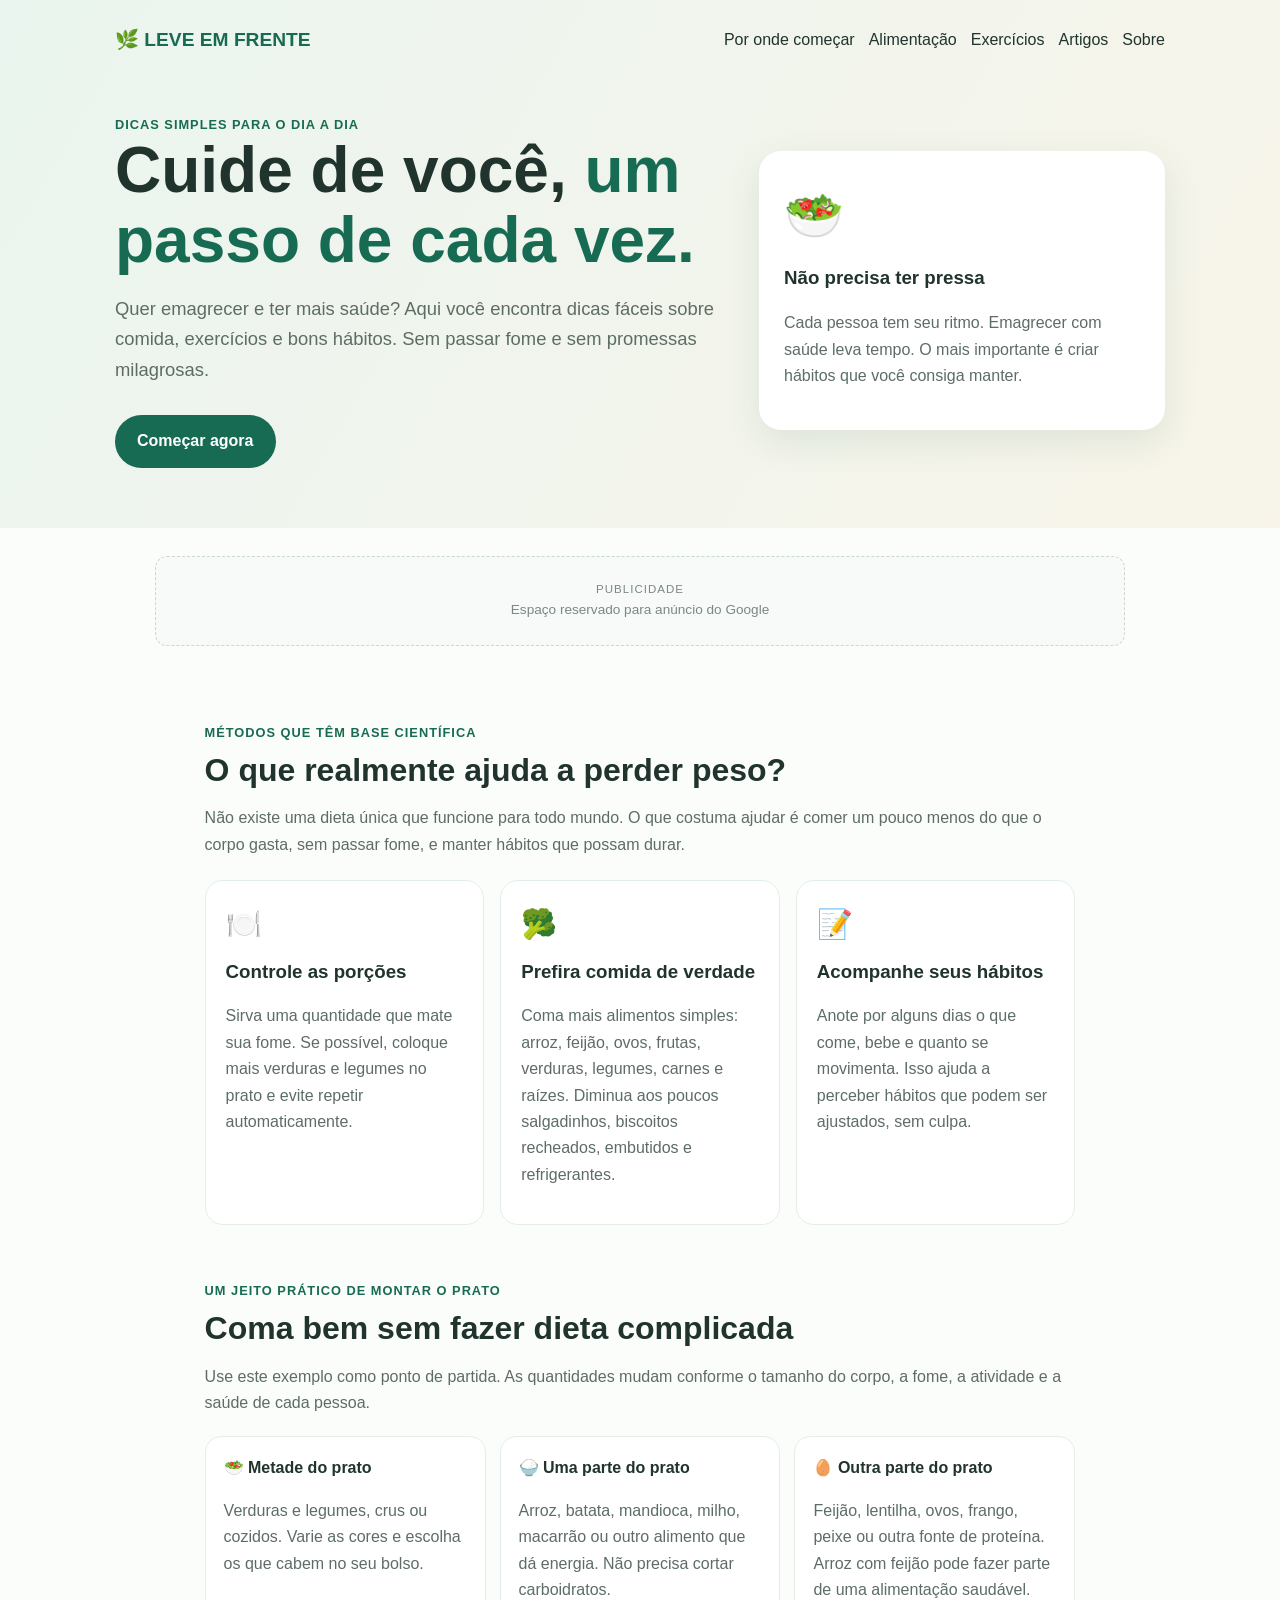
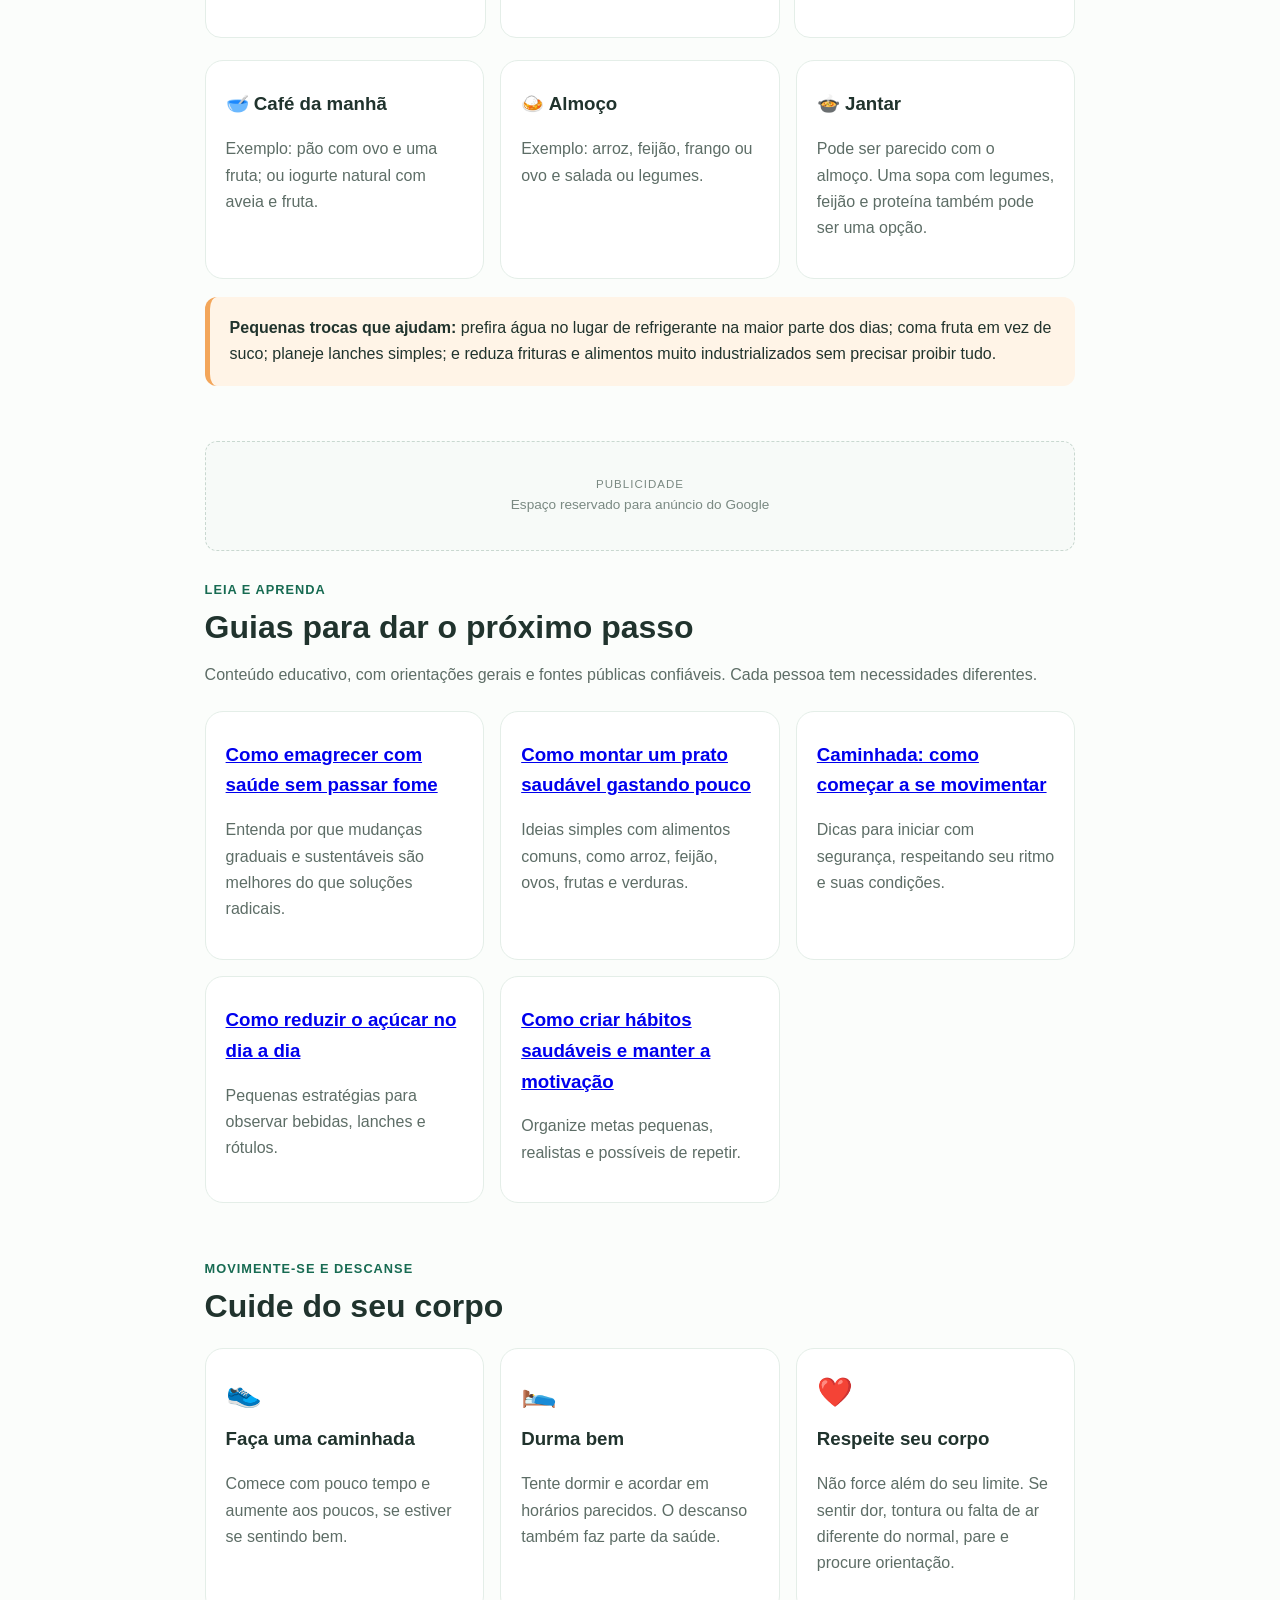
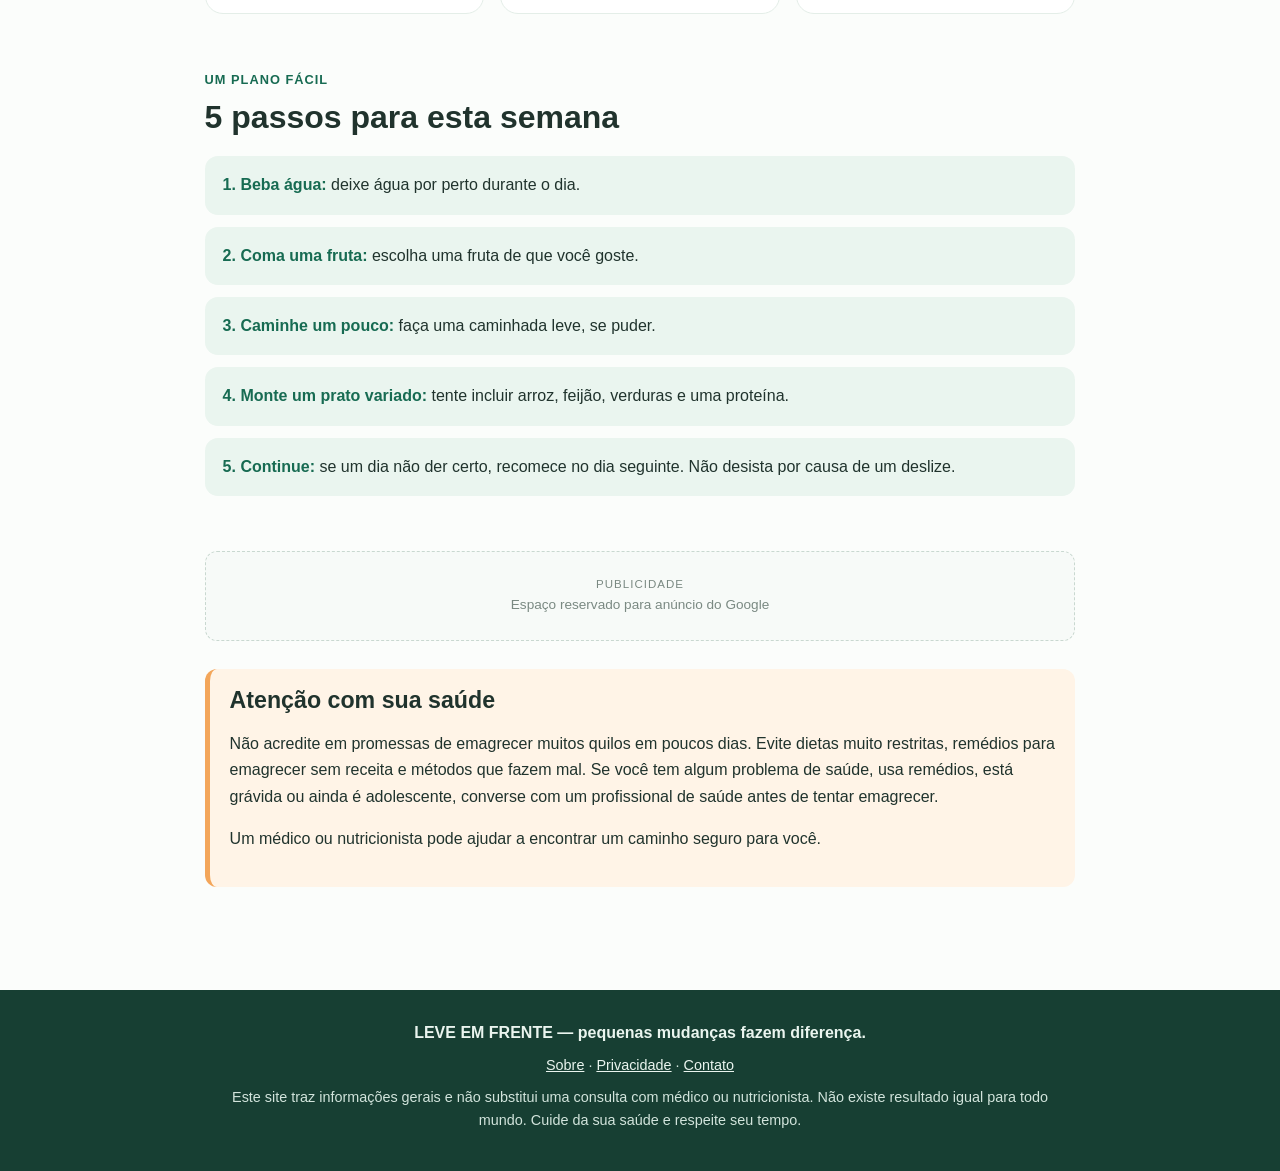
<file: index.html>
<!DOCTYPE html>
<html lang="pt-BR">
<head>
  <meta charset="UTF-8">
  <meta name="viewport" content="width=device-width, initial-scale=1.0">
  <meta name="description" content="Dicas fáceis para cuidar da alimentação, se movimentar e emagrecer com saúde.">
  <title>Leve em Frente | Dicas para emagrecer com saúde</title>
  <style>
    :root{--verde:#176b52;--claro:#eaf5ef;--texto:#20332d;--cinza:#5d6d66;--laranja:#f3a65a}
    *{box-sizing:border-box}
    body{margin:0;font-family:Arial,Helvetica,sans-serif;color:var(--texto);line-height:1.65;background:#fbfdfb}
    header{background:linear-gradient(120deg,#eaf5ef,#f8f4e9);padding:24px 7% 60px}
    nav{max-width:1050px;margin:auto;display:flex;justify-content:space-between;align-items:center;gap:16px;flex-wrap:wrap}
    .marca{font-size:1.2rem;font-weight:800;color:var(--verde)}
    nav a{color:var(--texto);text-decoration:none;margin-left:14px}
    .inicio{max-width:1050px;margin:58px auto 0;display:grid;grid-template-columns:1.2fr .8fr;gap:35px;align-items:center}
    h1{font-size:clamp(2.2rem,5vw,4rem);line-height:1.1;margin:0 0 18px}
    h1 span{color:var(--verde)}
    .chamada{font-size:1.15rem;color:var(--cinza)}
    .botao{display:inline-block;background:var(--verde);color:white;text-decoration:none;padding:13px 22px;border-radius:30px;font-weight:bold;margin-top:12px}
    .destaque{background:white;padding:25px;border-radius:22px;box-shadow:0 12px 35px #1c59431a}
    .destaque .emoji{font-size:3rem}
    main{max-width:1050px;margin:auto;padding:48px 7%}
    section{margin-bottom:55px;scroll-margin-top:20px}
    .pequeno{color:var(--verde);font-weight:bold;text-transform:uppercase;letter-spacing:1px;font-size:.8rem}
    h2{font-size:2rem;line-height:1.2;margin:8px 0 12px}
    h3{margin:8px 0}
    .cinza{color:var(--cinza)}
    .grade{display:grid;grid-template-columns:repeat(3,1fr);gap:16px;margin-top:22px}
    .cartao{background:white;border:1px solid #e4eee8;border-radius:18px;padding:20px}
    .icone{font-size:1.8rem}
    .refeicoes{display:grid;grid-template-columns:repeat(3,1fr);gap:14px;margin-top:20px}
    .refeicoes div{background:white;border:1px solid #e4eee8;border-radius:16px;padding:18px}
    .aviso{background:#fff4e7;border-left:5px solid var(--laranja);padding:18px 20px;border-radius:12px}
    .passos{display:grid;gap:12px;margin-top:20px}
    .passo{background:var(--claro);padding:16px 18px;border-radius:13px}
    .passo strong{color:var(--verde)}
    footer{background:#173f33;color:#eaf5ef;text-align:center;padding:30px 7%}
    footer p{max-width:850px;margin:8px auto;color:#d2e4dc;font-size:.9rem}

    .espaco-anuncio{width:100%;max-width:970px;min-height:110px;margin:28px auto;padding:12px 16px;border:1px dashed #c9d8d0;border-radius:12px;background:#f7faf8;display:flex;flex-direction:column;align-items:center;justify-content:center;text-align:center;color:#7a8982}
    .espaco-anuncio small{font-size:.72rem;text-transform:uppercase;letter-spacing:1px}
    .espaco-anuncio span{font-size:.85rem}
    .espaco-anuncio.lateral{max-width:300px;min-height:250px;margin:22px auto}
    .espaco-anuncio.faixa{min-height:90px}
    @media(max-width:720px){.inicio{grid-template-columns:1fr;margin-top:38px}.grade,.refeicoes{grid-template-columns:1fr}nav{align-items:flex-start}nav a{margin:0 10px 0 0}main{padding-top:38px}}
  </style>
</head>
<!--
  ESPAÇOS PARA GOOGLE ADSENSE:
  Os blocos com classe "espaco-anuncio" reservam espaço e mostram um rótulo de publicidade.
  Para exibir anúncios reais, é necessário ter uma conta aprovada no Google AdSense
  e inserir o código oficial fornecido pelo Google em cada espaço (ou usar os anúncios automáticos).
  Não clique nos próprios anúncios nem peça que visitantes cliquem neles.
-->
<body>
<header>
  <nav>
    <div class="marca">🌿 LEVE EM FRENTE</div>
    <div><a href="#comecar">Por onde começar</a><a href="#comida">Alimentação</a><a href="#exercicios">Exercícios</a><a href="artigos.html">Artigos</a><a href="sobre.html">Sobre</a></div>
  </nav>
  <div class="inicio">
    <div>
      <div class="pequeno">Dicas simples para o dia a dia</div>
      <h1>Cuide de você, <span>um passo de cada vez.</span></h1>
      <p class="chamada">Quer emagrecer e ter mais saúde? Aqui você encontra dicas fáceis sobre comida, exercícios e bons hábitos. Sem passar fome e sem promessas milagrosas.</p>
      <a class="botao" href="#comecar">Começar agora</a>
    </div>
    <div class="destaque">
      <div class="emoji">🥗</div>
      <h3>Não precisa ter pressa</h3>
      <p class="cinza">Cada pessoa tem seu ritmo. Emagrecer com saúde leva tempo. O mais importante é criar hábitos que você consiga manter.</p>
    </div>
  </div>
</header>
<div class="espaco-anuncio faixa" id="anuncio-topo" aria-label="Espaço reservado para anúncio"><small>Publicidade</small><span>Espaço reservado para anúncio do Google</span></div>
<main>
  <section id="comecar">
    <div class="pequeno">Métodos que têm base científica</div>
    <h2>O que realmente ajuda a perder peso?</h2>
    <p class="cinza">Não existe uma dieta única que funcione para todo mundo. O que costuma ajudar é comer um pouco menos do que o corpo gasta, sem passar fome, e manter hábitos que possam durar.</p>
    <div class="grade">
      <article class="cartao"><div class="icone">🍽️</div><h3>Controle as porções</h3><p class="cinza">Sirva uma quantidade que mate sua fome. Se possível, coloque mais verduras e legumes no prato e evite repetir automaticamente.</p></article>
      <article class="cartao"><div class="icone">🥦</div><h3>Prefira comida de verdade</h3><p class="cinza">Coma mais alimentos simples: arroz, feijão, ovos, frutas, verduras, legumes, carnes e raízes. Diminua aos poucos salgadinhos, biscoitos recheados, embutidos e refrigerantes.</p></article>
      <article class="cartao"><div class="icone">📝</div><h3>Acompanhe seus hábitos</h3><p class="cinza">Anote por alguns dias o que come, bebe e quanto se movimenta. Isso ajuda a perceber hábitos que podem ser ajustados, sem culpa.</p></article>
    </div>
  </section>

  <section id="comida">
    <div class="pequeno">Um jeito prático de montar o prato</div>
    <h2>Coma bem sem fazer dieta complicada</h2>
    <p class="cinza">Use este exemplo como ponto de partida. As quantidades mudam conforme o tamanho do corpo, a fome, a atividade e a saúde de cada pessoa.</p>
    <div class="refeicoes">
      <div><strong>🥗 Metade do prato</strong><p class="cinza">Verduras e legumes, crus ou cozidos. Varie as cores e escolha os que cabem no seu bolso.</p></div>
      <div><strong>🍚 Uma parte do prato</strong><p class="cinza">Arroz, batata, mandioca, milho, macarrão ou outro alimento que dá energia. Não precisa cortar carboidratos.</p></div>
      <div><strong>🥚 Outra parte do prato</strong><p class="cinza">Feijão, lentilha, ovos, frango, peixe ou outra fonte de proteína. Arroz com feijão pode fazer parte de uma alimentação saudável.</p></div>
    </div>
    <div class="grade">
      <article class="cartao"><h3>🥣 Café da manhã</h3><p class="cinza">Exemplo: pão com ovo e uma fruta; ou iogurte natural com aveia e fruta.</p></article>
      <article class="cartao"><h3>🍛 Almoço</h3><p class="cinza">Exemplo: arroz, feijão, frango ou ovo e salada ou legumes.</p></article>
      <article class="cartao"><h3>🍲 Jantar</h3><p class="cinza">Pode ser parecido com o almoço. Uma sopa com legumes, feijão e proteína também pode ser uma opção.</p></article>
    </div>
    <div class="aviso" style="margin-top:18px"><strong>Pequenas trocas que ajudam:</strong> prefira água no lugar de refrigerante na maior parte dos dias; coma fruta em vez de suco; planeje lanches simples; e reduza frituras e alimentos muito industrializados sem precisar proibir tudo.</div>
  </section>

  <div class="espaco-anuncio" id="anuncio-meio" aria-label="Espaço reservado para anúncio"><small>Publicidade</small><span>Espaço reservado para anúncio do Google</span></div>


  <section id="artigos">
    <div class="pequeno">Leia e aprenda</div>
    <h2>Guias para dar o próximo passo</h2>
    <p class="cinza">Conteúdo educativo, com orientações gerais e fontes públicas confiáveis. Cada pessoa tem necessidades diferentes.</p>
    <div class="grade">
      <article class="cartao"><h3><a href="emagrecer-com-saude.html">Como emagrecer com saúde sem passar fome</a></h3><p class="cinza">Entenda por que mudanças graduais e sustentáveis são melhores do que soluções radicais.</p></article>
      <article class="cartao"><h3><a href="prato-saudavel.html">Como montar um prato saudável gastando pouco</a></h3><p class="cinza">Ideias simples com alimentos comuns, como arroz, feijão, ovos, frutas e verduras.</p></article>
      <article class="cartao"><h3><a href="caminhada-comecar.html">Caminhada: como começar a se movimentar</a></h3><p class="cinza">Dicas para iniciar com segurança, respeitando seu ritmo e suas condições.</p></article>
      <article class="cartao"><h3><a href="reduzir-acucar.html">Como reduzir o açúcar no dia a dia</a></h3><p class="cinza">Pequenas estratégias para observar bebidas, lanches e rótulos.</p></article>
      <article class="cartao"><h3><a href="habitos-saudaveis.html">Como criar hábitos saudáveis e manter a motivação</a></h3><p class="cinza">Organize metas pequenas, realistas e possíveis de repetir.</p></article>
    </div>
  </section>

  <section id="exercicios">
    <div class="pequeno">Movimente-se e descanse</div>
    <h2>Cuide do seu corpo</h2>
    <div class="grade">
      <article class="cartao"><div class="icone">👟</div><h3>Faça uma caminhada</h3><p class="cinza">Comece com pouco tempo e aumente aos poucos, se estiver se sentindo bem.</p></article>
      <article class="cartao"><div class="icone">🛌</div><h3>Durma bem</h3><p class="cinza">Tente dormir e acordar em horários parecidos. O descanso também faz parte da saúde.</p></article>
      <article class="cartao"><div class="icone">❤️</div><h3>Respeite seu corpo</h3><p class="cinza">Não force além do seu limite. Se sentir dor, tontura ou falta de ar diferente do normal, pare e procure orientação.</p></article>
    </div>
  </section>

  <section>
    <div class="pequeno">Um plano fácil</div>
    <h2>5 passos para esta semana</h2>
    <div class="passos">
      <div class="passo"><strong>1. Beba água:</strong> deixe água por perto durante o dia.</div>
      <div class="passo"><strong>2. Coma uma fruta:</strong> escolha uma fruta de que você goste.</div>
      <div class="passo"><strong>3. Caminhe um pouco:</strong> faça uma caminhada leve, se puder.</div>
      <div class="passo"><strong>4. Monte um prato variado:</strong> tente incluir arroz, feijão, verduras e uma proteína.</div>
      <div class="passo"><strong>5. Continue:</strong> se um dia não der certo, recomece no dia seguinte. Não desista por causa de um deslize.</div>
    </div>
  </section>

  <div class="espaco-anuncio faixa" id="anuncio-final" aria-label="Espaço reservado para anúncio"><small>Publicidade</small><span>Espaço reservado para anúncio do Google</span></div>

  <section>
    <div class="aviso">
      <h2 style="font-size:1.45rem;margin-top:0">Atenção com sua saúde</h2>
      <p>Não acredite em promessas de emagrecer muitos quilos em poucos dias. Evite dietas muito restritas, remédios para emagrecer sem receita e métodos que fazem mal. Se você tem algum problema de saúde, usa remédios, está grávida ou ainda é adolescente, converse com um profissional de saúde antes de tentar emagrecer.</p>
      <p>Um médico ou nutricionista pode ajudar a encontrar um caminho seguro para você.</p>
    </div>
  </section>
</main>
<footer>
  <strong>LEVE EM FRENTE — pequenas mudanças fazem diferença.</strong>
  <p><a href="sobre.html" style="color:#eaf5ef">Sobre</a> · <a href="privacidade.html" style="color:#eaf5ef">Privacidade</a> · <a href="contato.html" style="color:#eaf5ef">Contato</a></p>
  <p>Este site traz informações gerais e não substitui uma consulta com médico ou nutricionista. Não existe resultado igual para todo mundo. Cuide da sua saúde e respeite seu tempo.</p>
</footer>
</body>
</html>
</file>
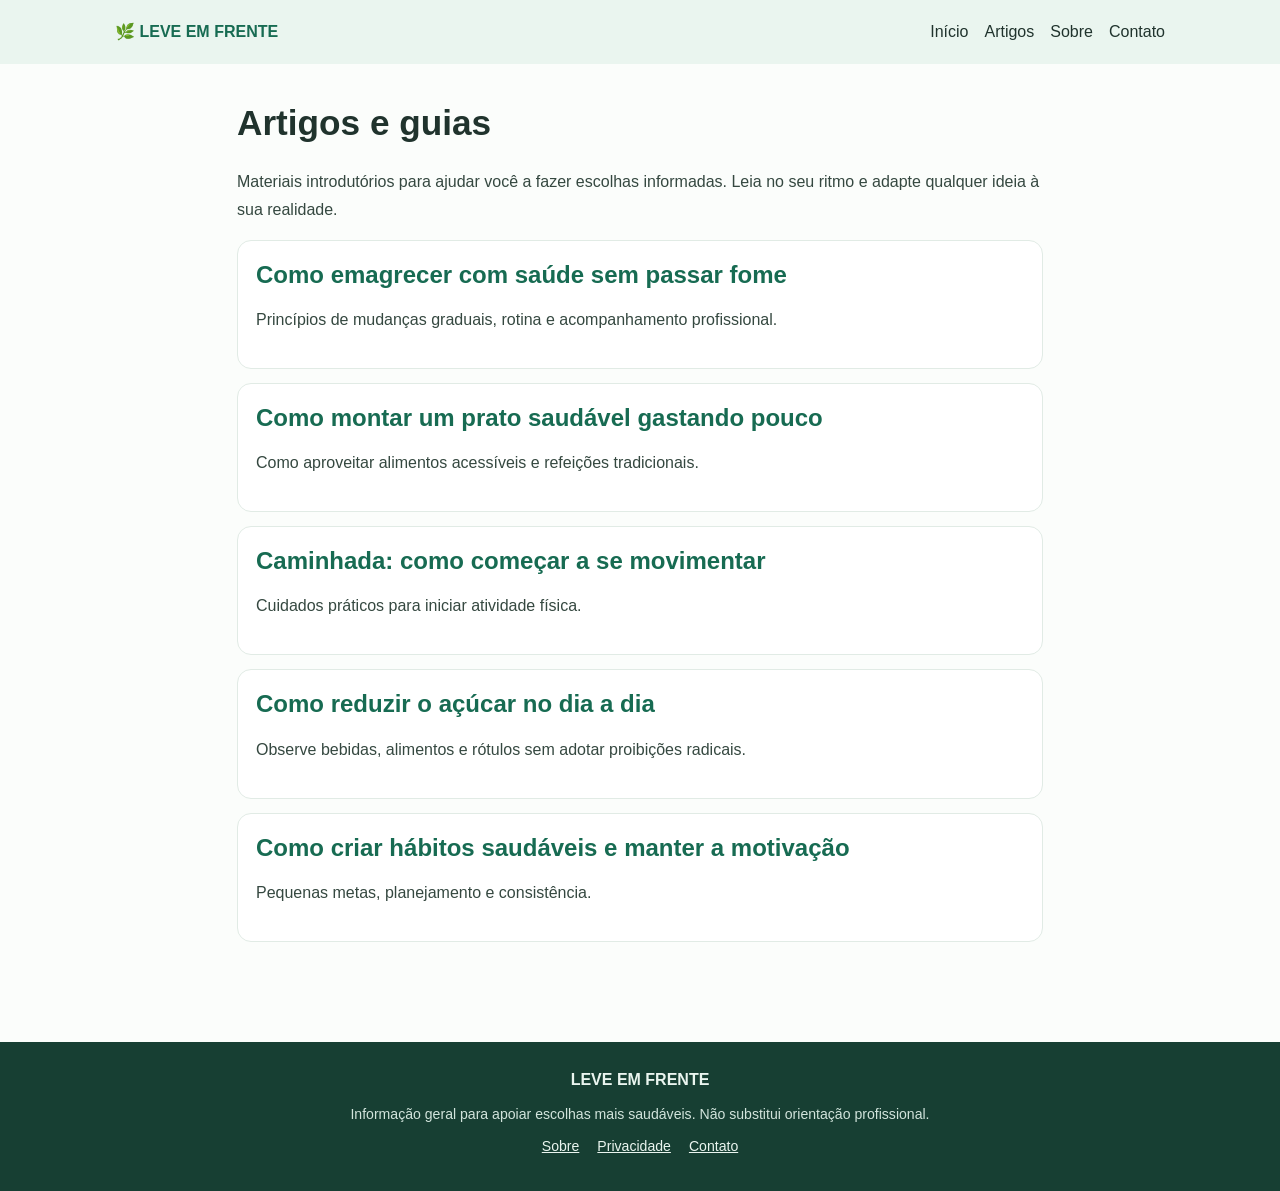
<file: artigos.html>
<!doctype html><html lang="pt-BR"><head><meta charset="utf-8"><meta name="viewport" content="width=device-width, initial-scale=1"><meta name="description" content="Guias sobre alimentação, atividade física e hábitos saudáveis."><title>Artigos | Leve em Frente</title><link rel="stylesheet" href="estilo.css"></head><body><header class="topo"><nav class="nav"><a class="marca" href="index.html">🌿 LEVE EM FRENTE</a><div class="navlinks"><a href="index.html">Início</a><a href="artigos.html">Artigos</a><a href="sobre.html">Sobre</a><a href="contato.html">Contato</a></div></nav></header><main class="conteudo"><h1>Artigos e guias</h1><p>Materiais introdutórios para ajudar você a fazer escolhas informadas. Leia no seu ritmo e adapte qualquer ideia à sua realidade.</p><a class="card" href="emagrecer-com-saude.html"><h2>Como emagrecer com saúde sem passar fome</h2><p>Princípios de mudanças graduais, rotina e acompanhamento profissional.</p></a><a class="card" href="prato-saudavel.html"><h2>Como montar um prato saudável gastando pouco</h2><p>Como aproveitar alimentos acessíveis e refeições tradicionais.</p></a><a class="card" href="caminhada-comecar.html"><h2>Caminhada: como começar a se movimentar</h2><p>Cuidados práticos para iniciar atividade física.</p></a><a class="card" href="reduzir-acucar.html"><h2>Como reduzir o açúcar no dia a dia</h2><p>Observe bebidas, alimentos e rótulos sem adotar proibições radicais.</p></a><a class="card" href="habitos-saudaveis.html"><h2>Como criar hábitos saudáveis e manter a motivação</h2><p>Pequenas metas, planejamento e consistência.</p></a></main><footer class="rodape"><strong>LEVE EM FRENTE</strong><p>Informação geral para apoiar escolhas mais saudáveis. Não substitui orientação profissional.</p><p><a href="sobre.html">Sobre</a><a href="privacidade.html">Privacidade</a><a href="contato.html">Contato</a></p></footer></body></html>
</file>
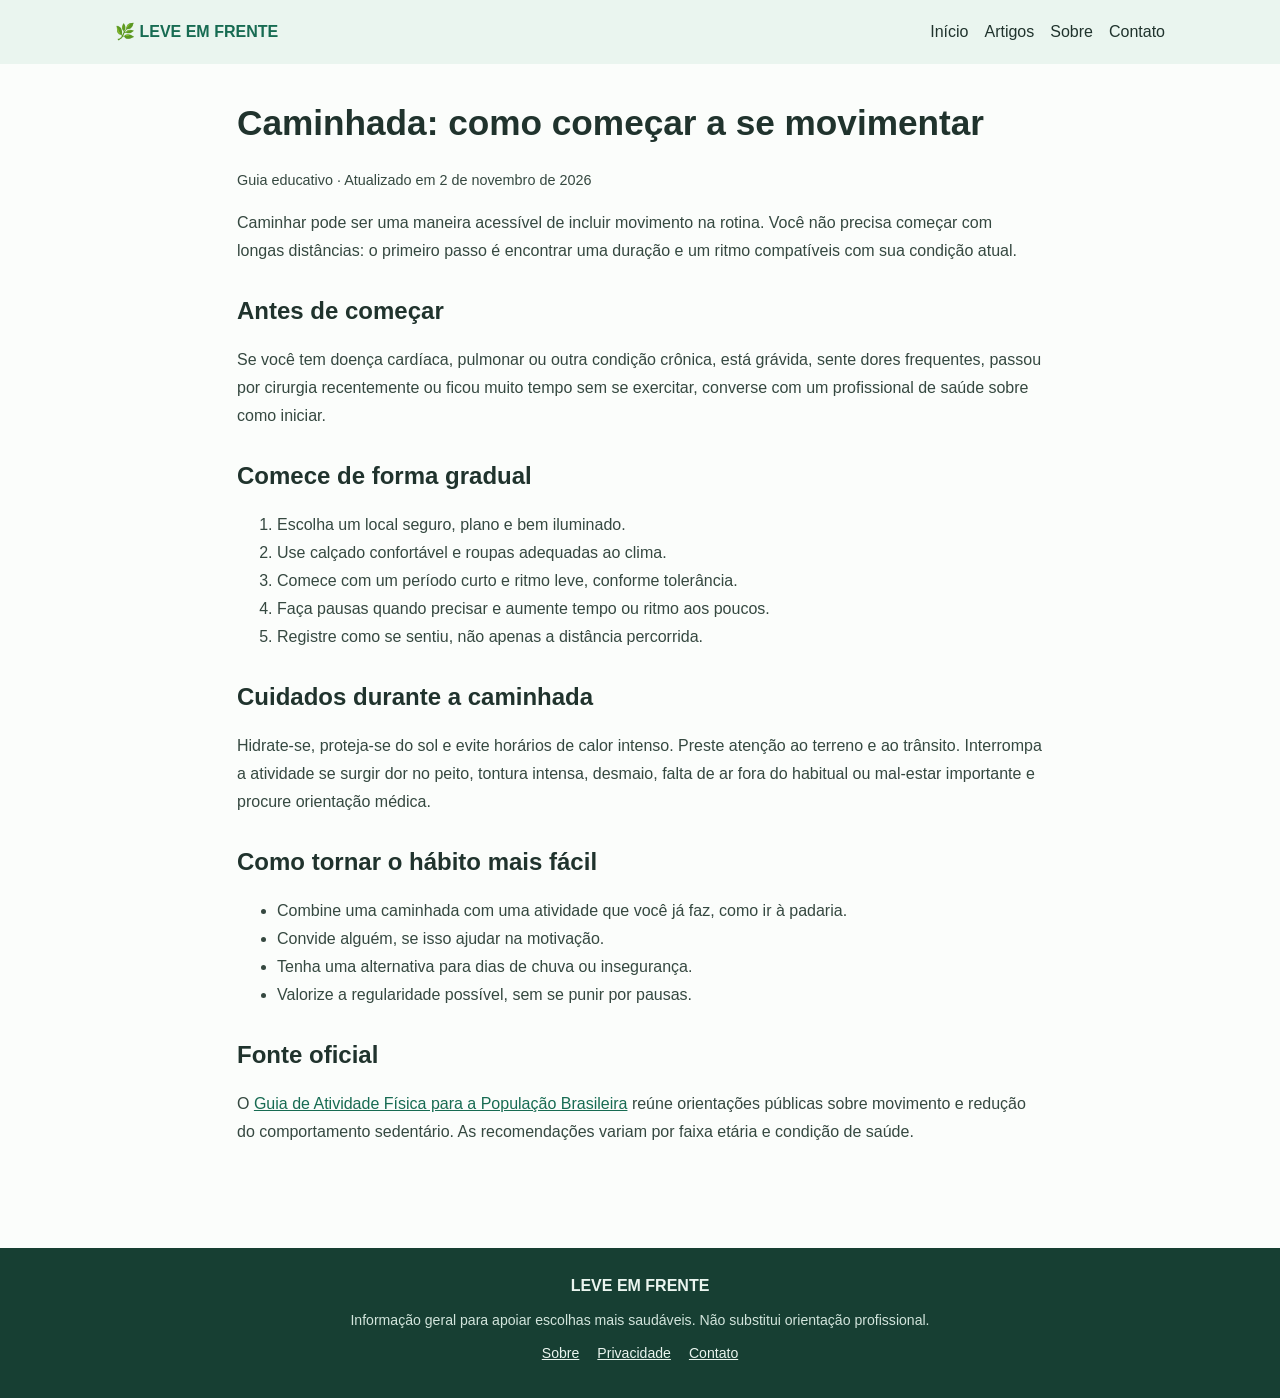
<file: caminhada-comecar.html>
<!doctype html><html lang="pt-BR"><head><meta charset="utf-8"><meta name="viewport" content="width=device-width, initial-scale=1"><meta name="description" content="Orientações gerais para começar a caminhar com segurança e respeitar os próprios limites."><title>Caminhada: como começar a se movimentar | Leve em Frente</title><link rel="stylesheet" href="estilo.css"></head><body><header class="topo"><nav class="nav"><a class="marca" href="index.html">🌿 LEVE EM FRENTE</a><div class="navlinks"><a href="index.html">Início</a><a href="artigos.html">Artigos</a><a href="sobre.html">Sobre</a><a href="contato.html">Contato</a></div></nav></header><main class="conteudo"><h1>Caminhada: como começar a se movimentar</h1><p class="meta">Guia educativo · Atualizado em 2 de novembro de 2026</p><p>Caminhar pode ser uma maneira acessível de incluir movimento na rotina. Você não precisa começar com longas distâncias: o primeiro passo é encontrar uma duração e um ritmo compatíveis com sua condição atual.</p><h2>Antes de começar</h2><p>Se você tem doença cardíaca, pulmonar ou outra condição crônica, está grávida, sente dores frequentes, passou por cirurgia recentemente ou ficou muito tempo sem se exercitar, converse com um profissional de saúde sobre como iniciar.</p><h2>Comece de forma gradual</h2><ol><li>Escolha um local seguro, plano e bem iluminado.</li><li>Use calçado confortável e roupas adequadas ao clima.</li><li>Comece com um período curto e ritmo leve, conforme tolerância.</li><li>Faça pausas quando precisar e aumente tempo ou ritmo aos poucos.</li><li>Registre como se sentiu, não apenas a distância percorrida.</li></ol><h2>Cuidados durante a caminhada</h2><p>Hidrate-se, proteja-se do sol e evite horários de calor intenso. Preste atenção ao terreno e ao trânsito. Interrompa a atividade se surgir dor no peito, tontura intensa, desmaio, falta de ar fora do habitual ou mal-estar importante e procure orientação médica.</p><h2>Como tornar o hábito mais fácil</h2><ul><li>Combine uma caminhada com uma atividade que você já faz, como ir à padaria.</li><li>Convide alguém, se isso ajudar na motivação.</li><li>Tenha uma alternativa para dias de chuva ou insegurança.</li><li>Valorize a regularidade possível, sem se punir por pausas.</li></ul><h2>Fonte oficial</h2><p>O <a href="https://www.gov.br/saude/pt-br/assuntos/saude-brasil/eu-quero-ter-peso-saudavel/documentos/pdf/guia_atividade_fisica_populacao_brasileira.pdf" target="_blank" rel="noopener">Guia de Atividade Física para a População Brasileira</a> reúne orientações públicas sobre movimento e redução do comportamento sedentário. As recomendações variam por faixa etária e condição de saúde.</p></main><footer class="rodape"><strong>LEVE EM FRENTE</strong><p>Informação geral para apoiar escolhas mais saudáveis. Não substitui orientação profissional.</p><p><a href="sobre.html">Sobre</a><a href="privacidade.html">Privacidade</a><a href="contato.html">Contato</a></p></footer></body></html>
</file>
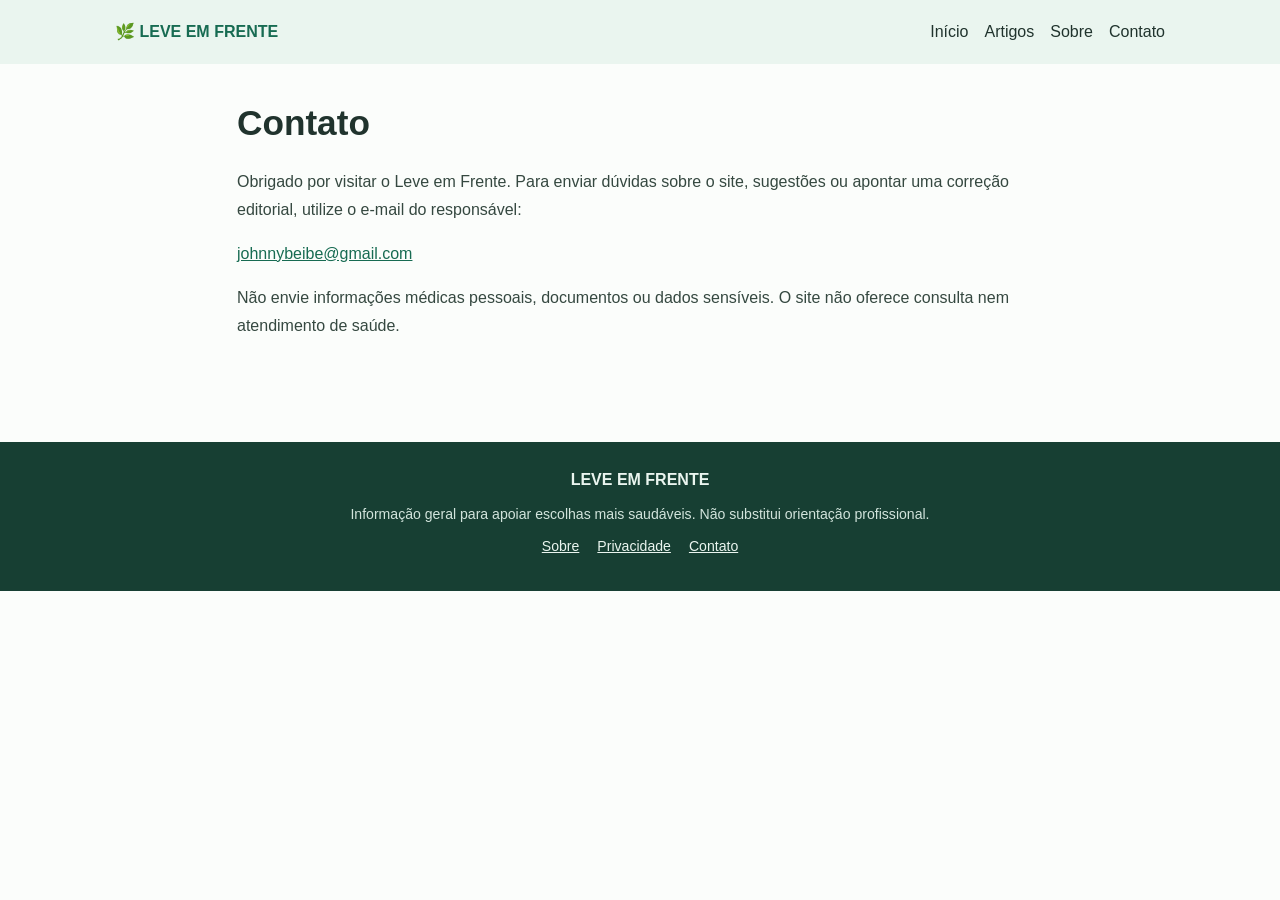
<file: contato.html>
<!doctype html><html lang="pt-BR"><head><meta charset="utf-8"><meta name="viewport" content="width=device-width, initial-scale=1"><meta name="description" content="Entre em contato com o Leve em Frente para dúvidas, sugestões ou correções."><title>Contato | Leve em Frente</title><link rel="stylesheet" href="estilo.css"></head><body><header class="topo"><nav class="nav"><a class="marca" href="index.html">🌿 LEVE EM FRENTE</a><div class="navlinks"><a href="index.html">Início</a><a href="artigos.html">Artigos</a><a href="sobre.html">Sobre</a><a href="contato.html">Contato</a></div></nav></header><main class="conteudo"><h1>Contato</h1><p>Obrigado por visitar o Leve em Frente. Para enviar dúvidas sobre o site, sugestões ou apontar uma correção editorial, utilize o e-mail do responsável:</p><p><a href="mailto:johnnybeibe@gmail.com">johnnybeibe@gmail.com</a></p><p>Não envie informações médicas pessoais, documentos ou dados sensíveis. O site não oferece consulta nem atendimento de saúde.</p></main><footer class="rodape"><strong>LEVE EM FRENTE</strong><p>Informação geral para apoiar escolhas mais saudáveis. Não substitui orientação profissional.</p><p><a href="sobre.html">Sobre</a><a href="privacidade.html">Privacidade</a><a href="contato.html">Contato</a></p></footer></body></html>
</file>
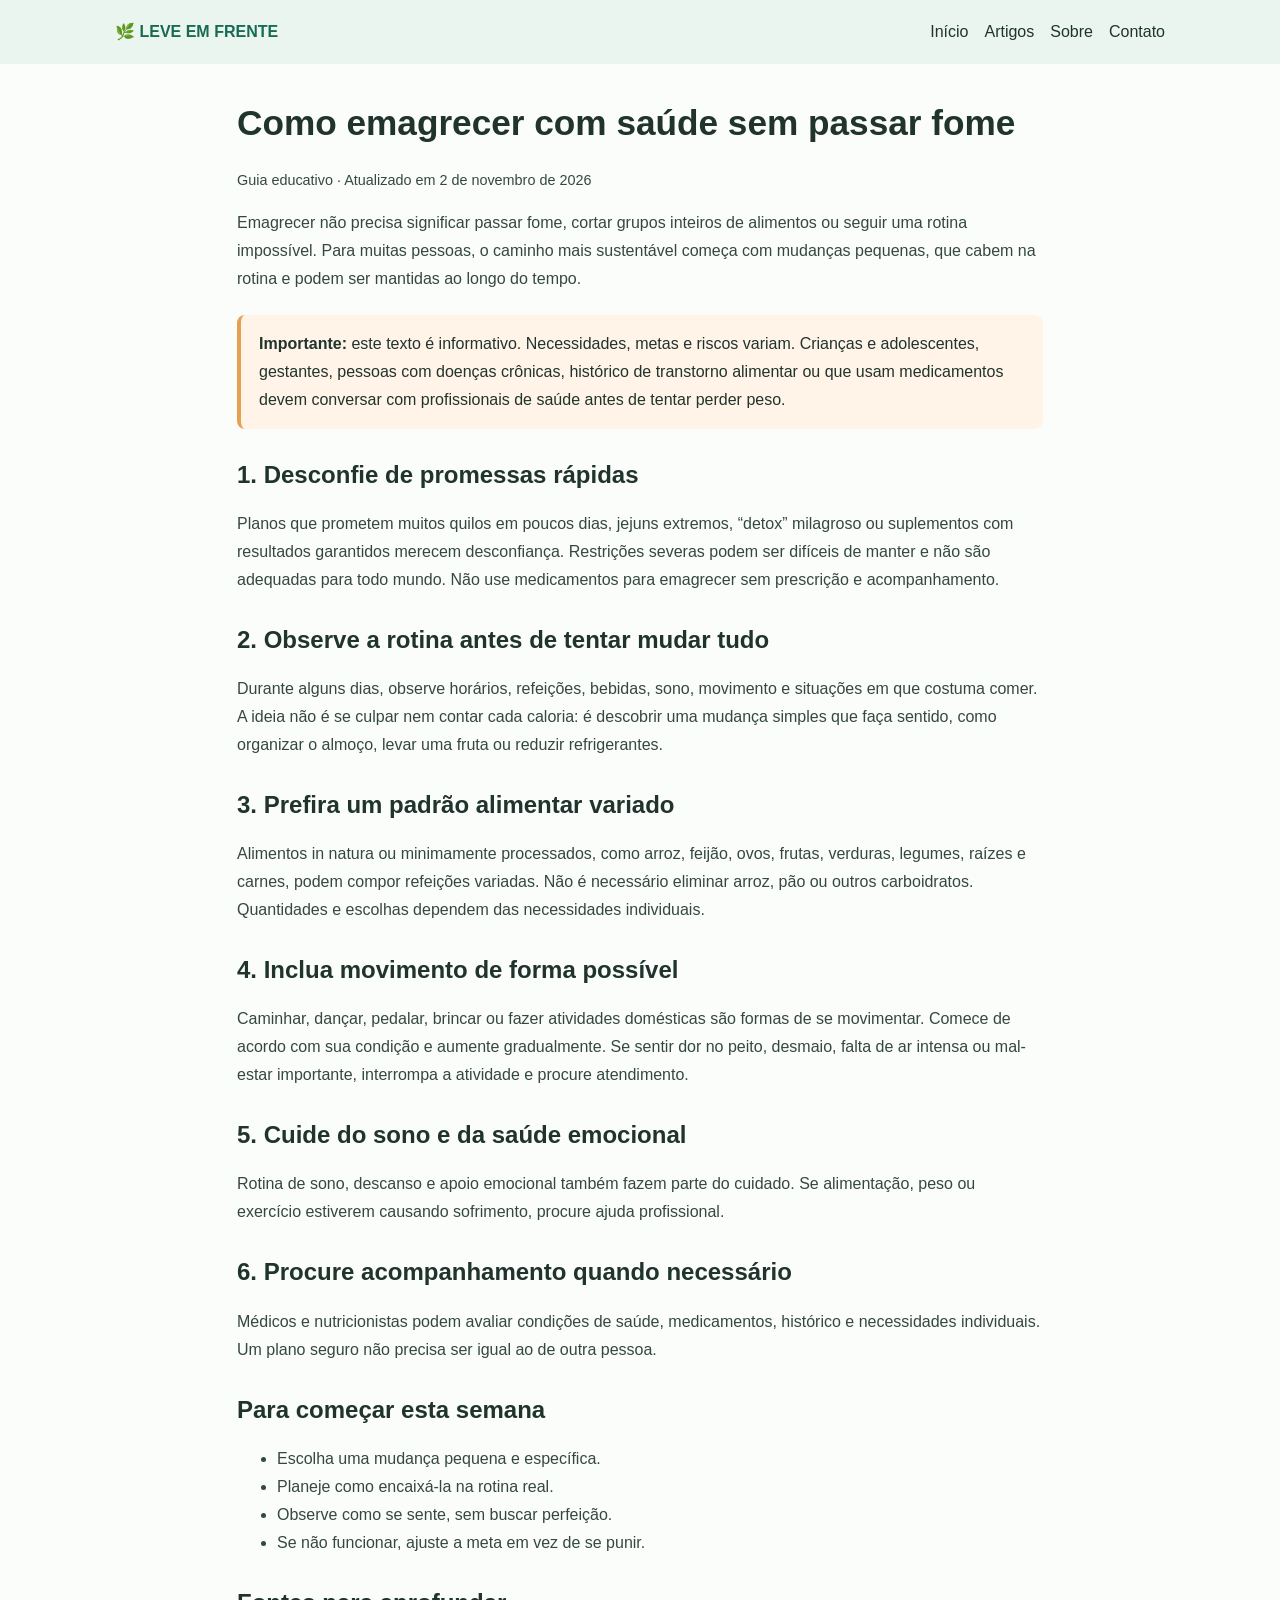
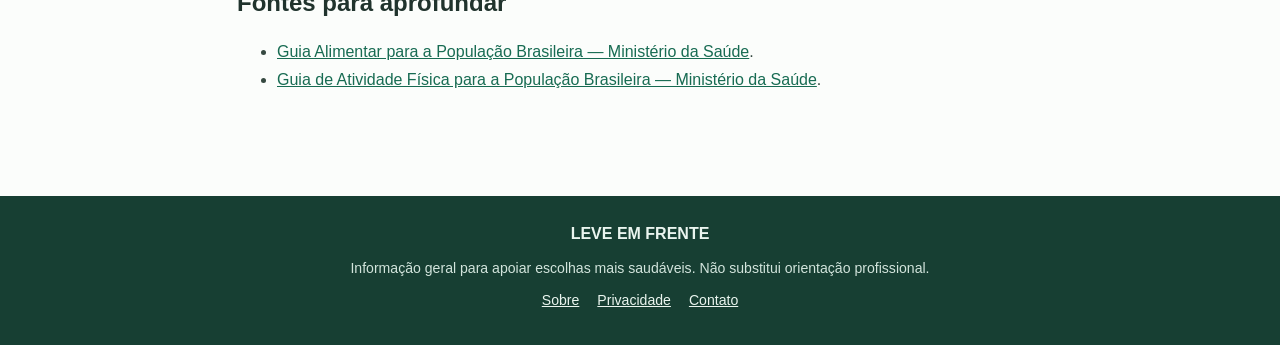
<file: emagrecer-com-saude.html>
<!doctype html><html lang="pt-BR"><head><meta charset="utf-8"><meta name="viewport" content="width=device-width, initial-scale=1"><meta name="description" content="Orientações gerais para construir hábitos sustentáveis, evitar dietas extremas e buscar apoio profissional."><title>Como emagrecer com saúde sem passar fome | Leve em Frente</title><link rel="stylesheet" href="estilo.css"></head><body><header class="topo"><nav class="nav"><a class="marca" href="index.html">🌿 LEVE EM FRENTE</a><div class="navlinks"><a href="index.html">Início</a><a href="artigos.html">Artigos</a><a href="sobre.html">Sobre</a><a href="contato.html">Contato</a></div></nav></header><main class="conteudo"><h1>Como emagrecer com saúde sem passar fome</h1><p class="meta">Guia educativo · Atualizado em 2 de novembro de 2026</p><p>Emagrecer não precisa significar passar fome, cortar grupos inteiros de alimentos ou seguir uma rotina impossível. Para muitas pessoas, o caminho mais sustentável começa com mudanças pequenas, que cabem na rotina e podem ser mantidas ao longo do tempo.</p><div class="nota"><strong>Importante:</strong> este texto é informativo. Necessidades, metas e riscos variam. Crianças e adolescentes, gestantes, pessoas com doenças crônicas, histórico de transtorno alimentar ou que usam medicamentos devem conversar com profissionais de saúde antes de tentar perder peso.</div><h2>1. Desconfie de promessas rápidas</h2><p>Planos que prometem muitos quilos em poucos dias, jejuns extremos, “detox” milagroso ou suplementos com resultados garantidos merecem desconfiança. Restrições severas podem ser difíceis de manter e não são adequadas para todo mundo. Não use medicamentos para emagrecer sem prescrição e acompanhamento.</p><h2>2. Observe a rotina antes de tentar mudar tudo</h2><p>Durante alguns dias, observe horários, refeições, bebidas, sono, movimento e situações em que costuma comer. A ideia não é se culpar nem contar cada caloria: é descobrir uma mudança simples que faça sentido, como organizar o almoço, levar uma fruta ou reduzir refrigerantes.</p><h2>3. Prefira um padrão alimentar variado</h2><p>Alimentos in natura ou minimamente processados, como arroz, feijão, ovos, frutas, verduras, legumes, raízes e carnes, podem compor refeições variadas. Não é necessário eliminar arroz, pão ou outros carboidratos. Quantidades e escolhas dependem das necessidades individuais.</p><h2>4. Inclua movimento de forma possível</h2><p>Caminhar, dançar, pedalar, brincar ou fazer atividades domésticas são formas de se movimentar. Comece de acordo com sua condição e aumente gradualmente. Se sentir dor no peito, desmaio, falta de ar intensa ou mal-estar importante, interrompa a atividade e procure atendimento.</p><h2>5. Cuide do sono e da saúde emocional</h2><p>Rotina de sono, descanso e apoio emocional também fazem parte do cuidado. Se alimentação, peso ou exercício estiverem causando sofrimento, procure ajuda profissional.</p><h2>6. Procure acompanhamento quando necessário</h2><p>Médicos e nutricionistas podem avaliar condições de saúde, medicamentos, histórico e necessidades individuais. Um plano seguro não precisa ser igual ao de outra pessoa.</p><h2>Para começar esta semana</h2><ul><li>Escolha uma mudança pequena e específica.</li><li>Planeje como encaixá-la na rotina real.</li><li>Observe como se sente, sem buscar perfeição.</li><li>Se não funcionar, ajuste a meta em vez de se punir.</li></ul><h2>Fontes para aprofundar</h2><ul><li><a href="https://www.gov.br/saude/pt-br/assuntos/saude-brasil/publicacoes-para-promocao-a-saude/guia_alimentar_populacao_brasileira_2ed.pdf/view" target="_blank" rel="noopener">Guia Alimentar para a População Brasileira — Ministério da Saúde</a>.</li><li><a href="https://www.gov.br/saude/pt-br/assuntos/saude-brasil/eu-quero-ter-peso-saudavel/documentos/pdf/guia_atividade_fisica_populacao_brasileira.pdf" target="_blank" rel="noopener">Guia de Atividade Física para a População Brasileira — Ministério da Saúde</a>.</li></ul></main><footer class="rodape"><strong>LEVE EM FRENTE</strong><p>Informação geral para apoiar escolhas mais saudáveis. Não substitui orientação profissional.</p><p><a href="sobre.html">Sobre</a><a href="privacidade.html">Privacidade</a><a href="contato.html">Contato</a></p></footer></body></html>
</file>
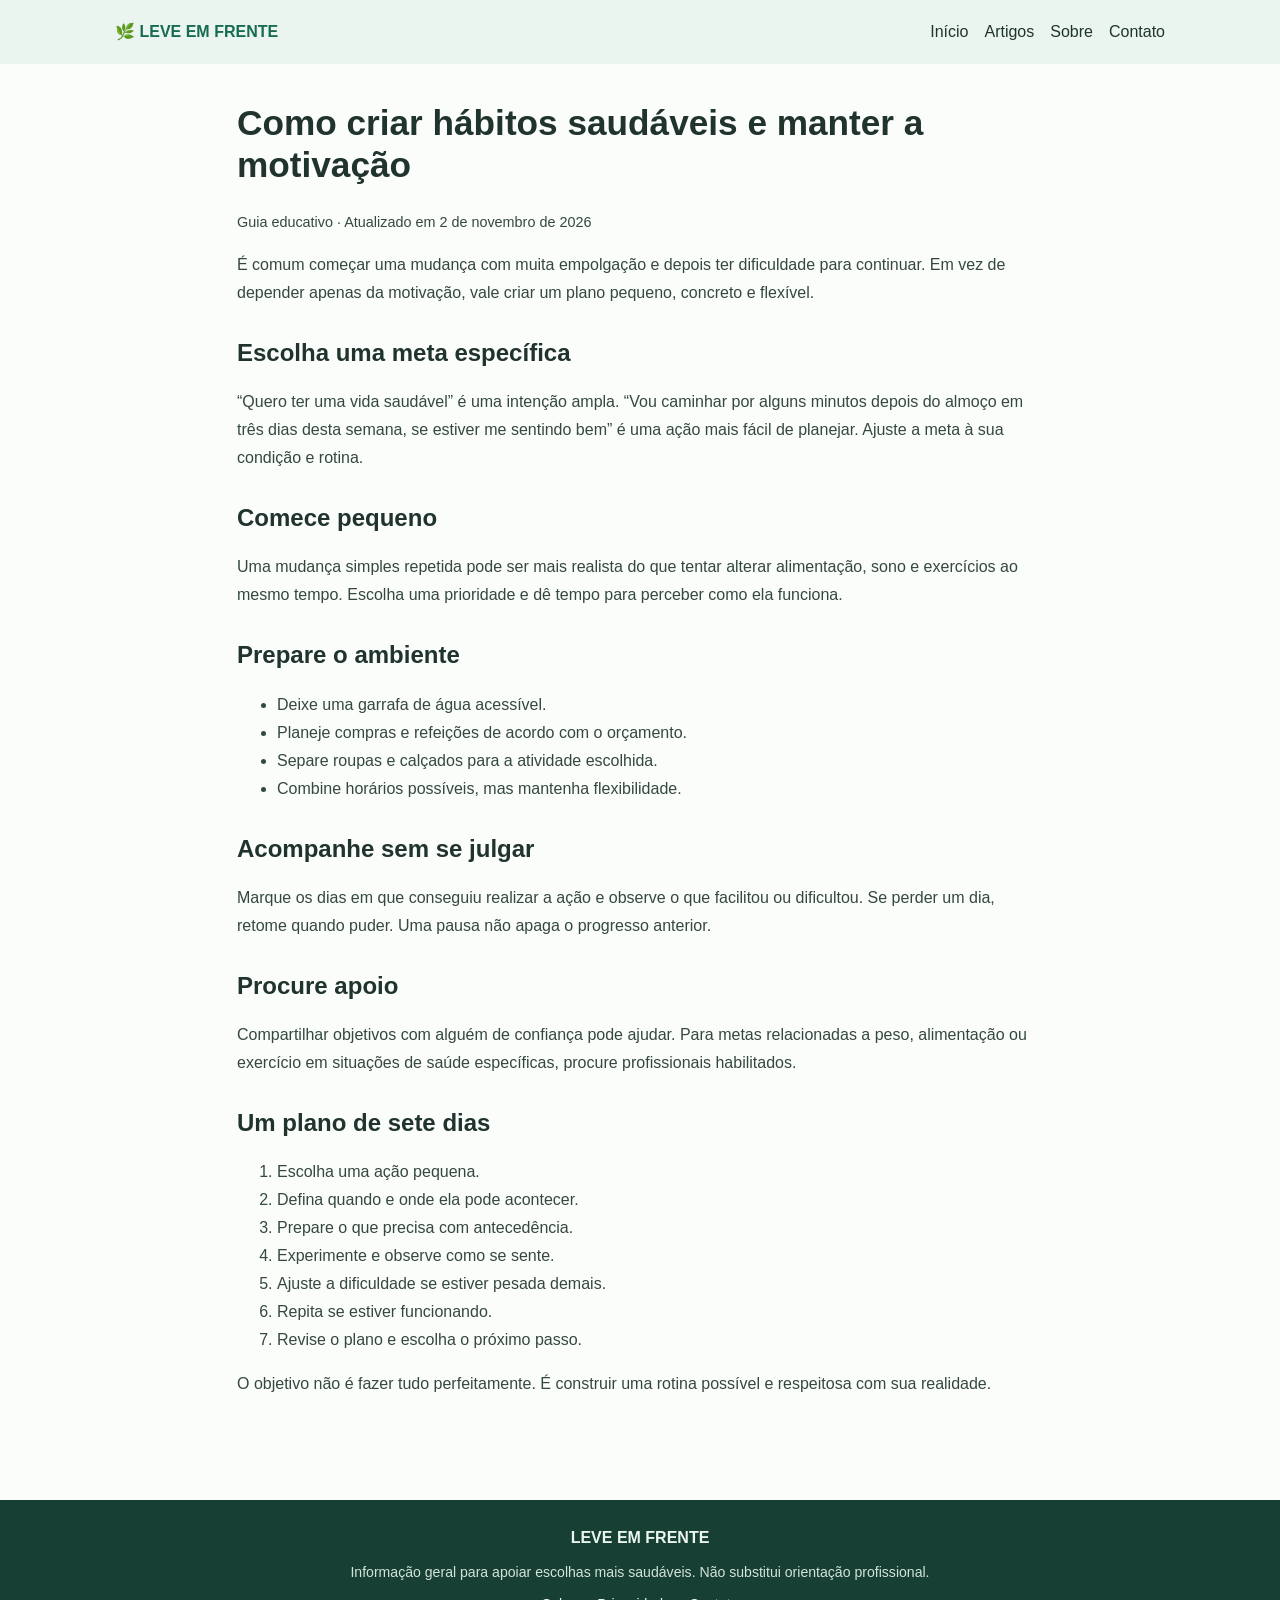
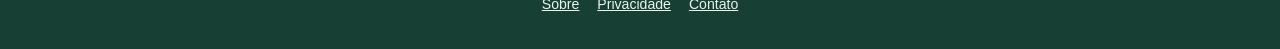
<file: habitos-saudaveis.html>
<!doctype html><html lang="pt-BR"><head><meta charset="utf-8"><meta name="viewport" content="width=device-width, initial-scale=1"><meta name="description" content="Um método simples para transformar objetivos amplos em pequenas ações realistas."><title>Como criar hábitos saudáveis e manter a motivação | Leve em Frente</title><link rel="stylesheet" href="estilo.css"></head><body><header class="topo"><nav class="nav"><a class="marca" href="index.html">🌿 LEVE EM FRENTE</a><div class="navlinks"><a href="index.html">Início</a><a href="artigos.html">Artigos</a><a href="sobre.html">Sobre</a><a href="contato.html">Contato</a></div></nav></header><main class="conteudo"><h1>Como criar hábitos saudáveis e manter a motivação</h1><p class="meta">Guia educativo · Atualizado em 2 de novembro de 2026</p><p>É comum começar uma mudança com muita empolgação e depois ter dificuldade para continuar. Em vez de depender apenas da motivação, vale criar um plano pequeno, concreto e flexível.</p><h2>Escolha uma meta específica</h2><p>“Quero ter uma vida saudável” é uma intenção ampla. “Vou caminhar por alguns minutos depois do almoço em três dias desta semana, se estiver me sentindo bem” é uma ação mais fácil de planejar. Ajuste a meta à sua condição e rotina.</p><h2>Comece pequeno</h2><p>Uma mudança simples repetida pode ser mais realista do que tentar alterar alimentação, sono e exercícios ao mesmo tempo. Escolha uma prioridade e dê tempo para perceber como ela funciona.</p><h2>Prepare o ambiente</h2><ul><li>Deixe uma garrafa de água acessível.</li><li>Planeje compras e refeições de acordo com o orçamento.</li><li>Separe roupas e calçados para a atividade escolhida.</li><li>Combine horários possíveis, mas mantenha flexibilidade.</li></ul><h2>Acompanhe sem se julgar</h2><p>Marque os dias em que conseguiu realizar a ação e observe o que facilitou ou dificultou. Se perder um dia, retome quando puder. Uma pausa não apaga o progresso anterior.</p><h2>Procure apoio</h2><p>Compartilhar objetivos com alguém de confiança pode ajudar. Para metas relacionadas a peso, alimentação ou exercício em situações de saúde específicas, procure profissionais habilitados.</p><h2>Um plano de sete dias</h2><ol><li>Escolha uma ação pequena.</li><li>Defina quando e onde ela pode acontecer.</li><li>Prepare o que precisa com antecedência.</li><li>Experimente e observe como se sente.</li><li>Ajuste a dificuldade se estiver pesada demais.</li><li>Repita se estiver funcionando.</li><li>Revise o plano e escolha o próximo passo.</li></ol><p>O objetivo não é fazer tudo perfeitamente. É construir uma rotina possível e respeitosa com sua realidade.</p></main><footer class="rodape"><strong>LEVE EM FRENTE</strong><p>Informação geral para apoiar escolhas mais saudáveis. Não substitui orientação profissional.</p><p><a href="sobre.html">Sobre</a><a href="privacidade.html">Privacidade</a><a href="contato.html">Contato</a></p></footer></body></html>
</file>
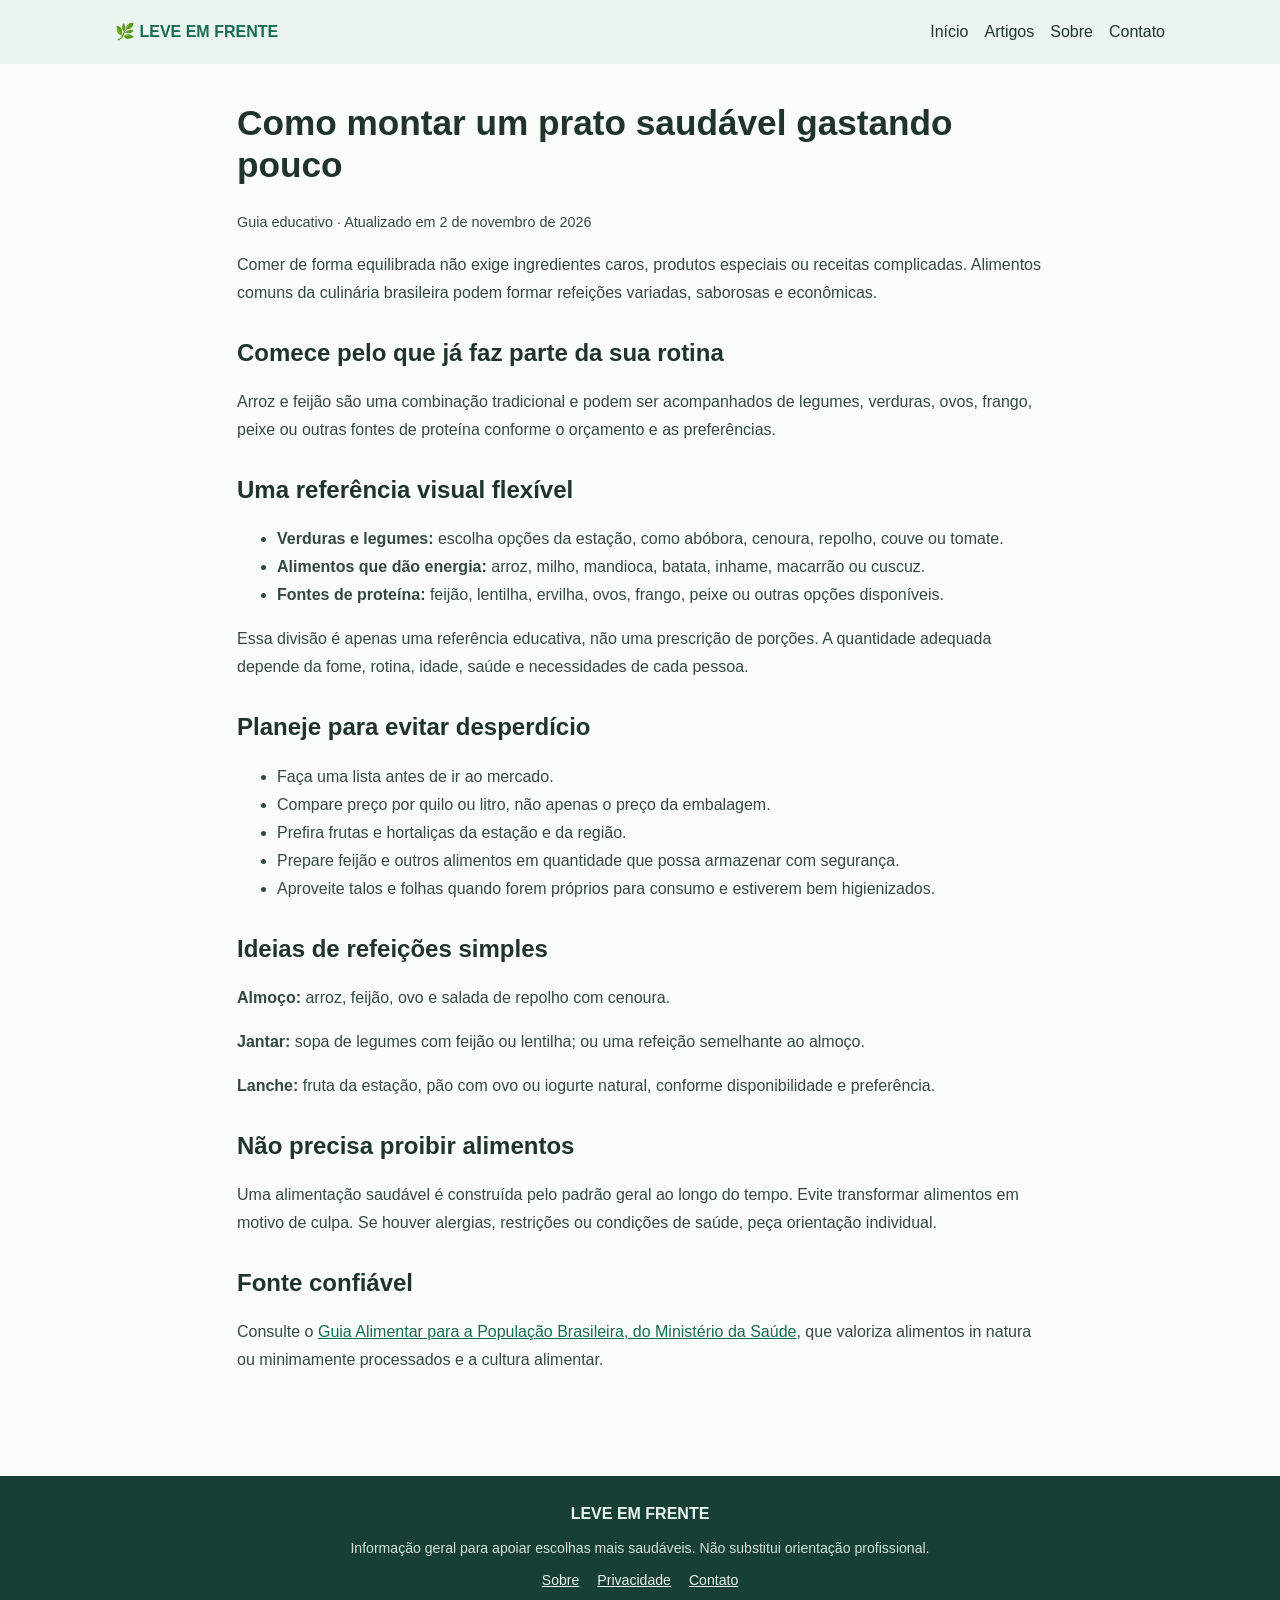
<file: prato-saudavel.html>
<!doctype html><html lang="pt-BR"><head><meta charset="utf-8"><meta name="viewport" content="width=device-width, initial-scale=1"><meta name="description" content="Ideias simples para preparar refeições variadas com alimentos acessíveis e tradicionais."><title>Como montar um prato saudável gastando pouco | Leve em Frente</title><link rel="stylesheet" href="estilo.css"></head><body><header class="topo"><nav class="nav"><a class="marca" href="index.html">🌿 LEVE EM FRENTE</a><div class="navlinks"><a href="index.html">Início</a><a href="artigos.html">Artigos</a><a href="sobre.html">Sobre</a><a href="contato.html">Contato</a></div></nav></header><main class="conteudo"><h1>Como montar um prato saudável gastando pouco</h1><p class="meta">Guia educativo · Atualizado em 2 de novembro de 2026</p><p>Comer de forma equilibrada não exige ingredientes caros, produtos especiais ou receitas complicadas. Alimentos comuns da culinária brasileira podem formar refeições variadas, saborosas e econômicas.</p><h2>Comece pelo que já faz parte da sua rotina</h2><p>Arroz e feijão são uma combinação tradicional e podem ser acompanhados de legumes, verduras, ovos, frango, peixe ou outras fontes de proteína conforme o orçamento e as preferências.</p><h2>Uma referência visual flexível</h2><ul><li><strong>Verduras e legumes:</strong> escolha opções da estação, como abóbora, cenoura, repolho, couve ou tomate.</li><li><strong>Alimentos que dão energia:</strong> arroz, milho, mandioca, batata, inhame, macarrão ou cuscuz.</li><li><strong>Fontes de proteína:</strong> feijão, lentilha, ervilha, ovos, frango, peixe ou outras opções disponíveis.</li></ul><p>Essa divisão é apenas uma referência educativa, não uma prescrição de porções. A quantidade adequada depende da fome, rotina, idade, saúde e necessidades de cada pessoa.</p><h2>Planeje para evitar desperdício</h2><ul><li>Faça uma lista antes de ir ao mercado.</li><li>Compare preço por quilo ou litro, não apenas o preço da embalagem.</li><li>Prefira frutas e hortaliças da estação e da região.</li><li>Prepare feijão e outros alimentos em quantidade que possa armazenar com segurança.</li><li>Aproveite talos e folhas quando forem próprios para consumo e estiverem bem higienizados.</li></ul><h2>Ideias de refeições simples</h2><p><strong>Almoço:</strong> arroz, feijão, ovo e salada de repolho com cenoura.</p><p><strong>Jantar:</strong> sopa de legumes com feijão ou lentilha; ou uma refeição semelhante ao almoço.</p><p><strong>Lanche:</strong> fruta da estação, pão com ovo ou iogurte natural, conforme disponibilidade e preferência.</p><h2>Não precisa proibir alimentos</h2><p>Uma alimentação saudável é construída pelo padrão geral ao longo do tempo. Evite transformar alimentos em motivo de culpa. Se houver alergias, restrições ou condições de saúde, peça orientação individual.</p><h2>Fonte confiável</h2><p>Consulte o <a href="https://www.gov.br/saude/pt-br/assuntos/saude-brasil/publicacoes-para-promocao-a-saude/guia_alimentar_populacao_brasileira_2ed.pdf/view" target="_blank" rel="noopener">Guia Alimentar para a População Brasileira, do Ministério da Saúde</a>, que valoriza alimentos in natura ou minimamente processados e a cultura alimentar.</p></main><footer class="rodape"><strong>LEVE EM FRENTE</strong><p>Informação geral para apoiar escolhas mais saudáveis. Não substitui orientação profissional.</p><p><a href="sobre.html">Sobre</a><a href="privacidade.html">Privacidade</a><a href="contato.html">Contato</a></p></footer></body></html>
</file>
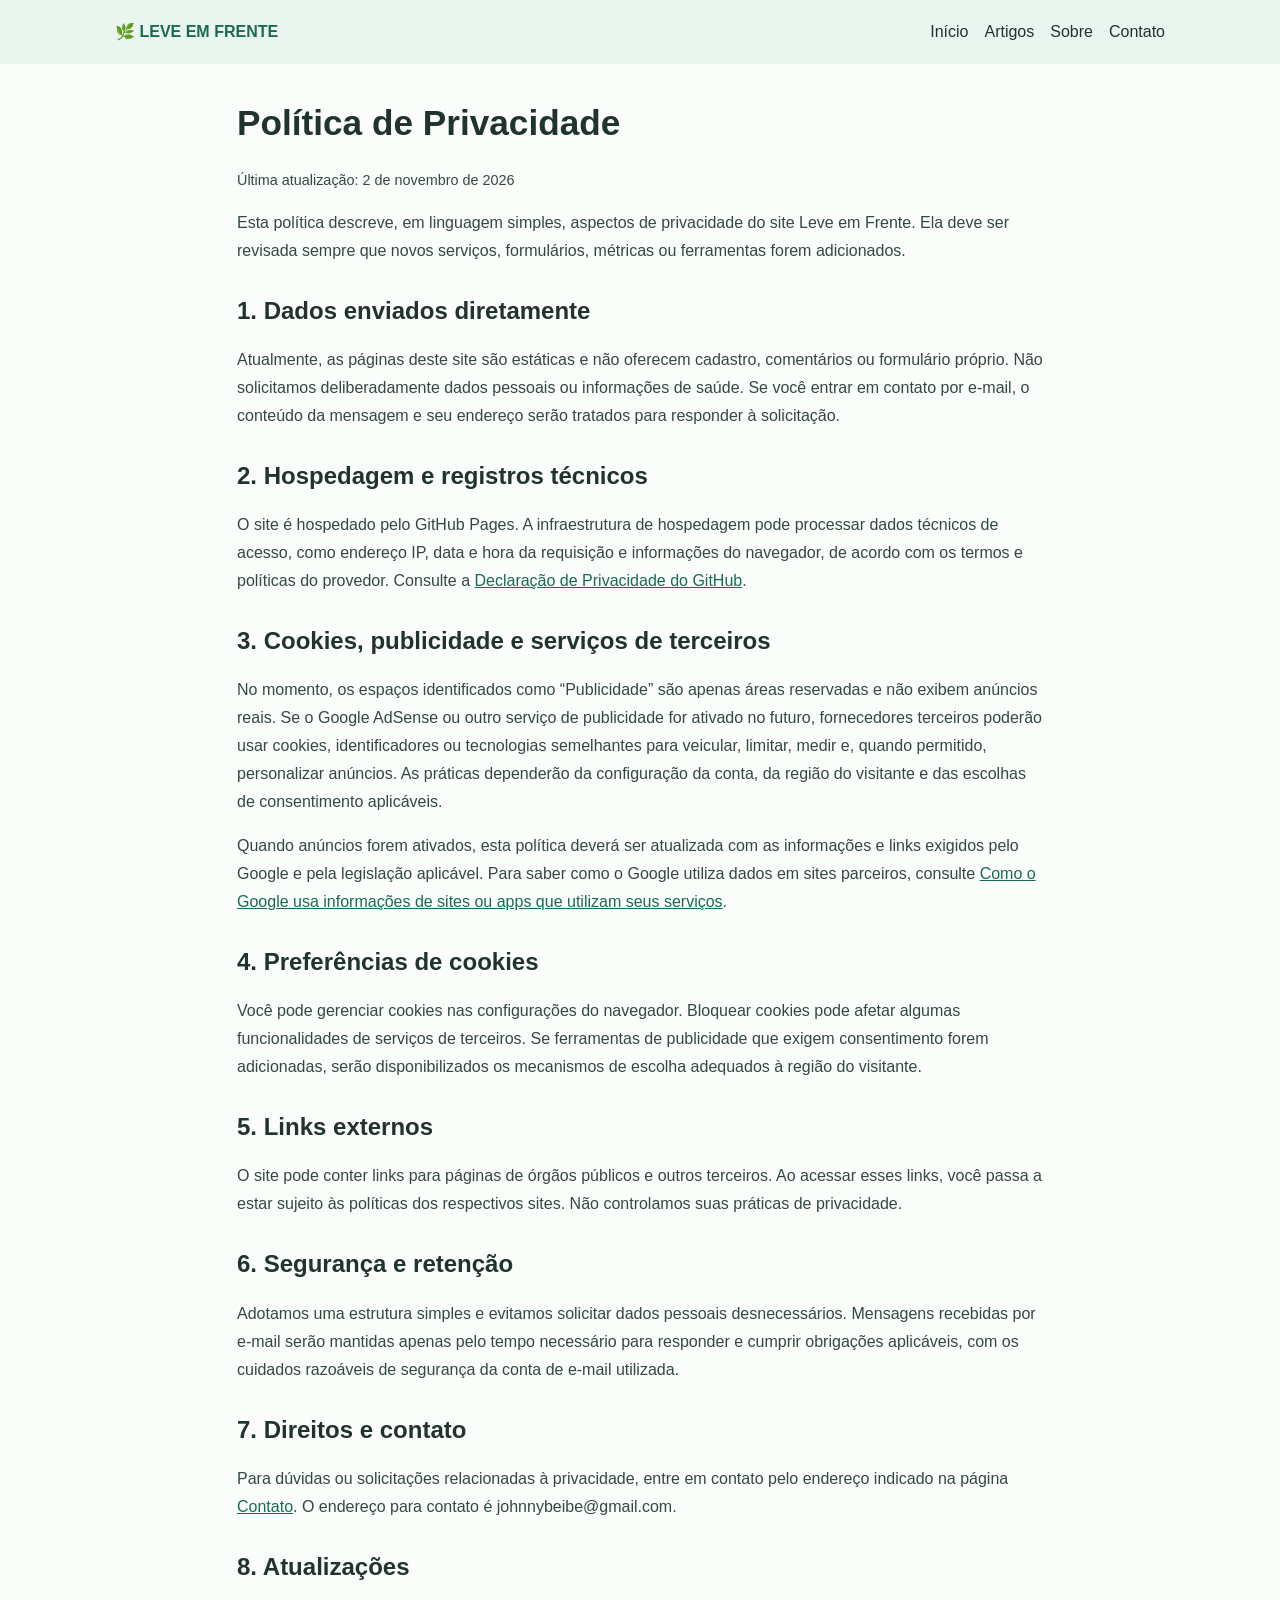
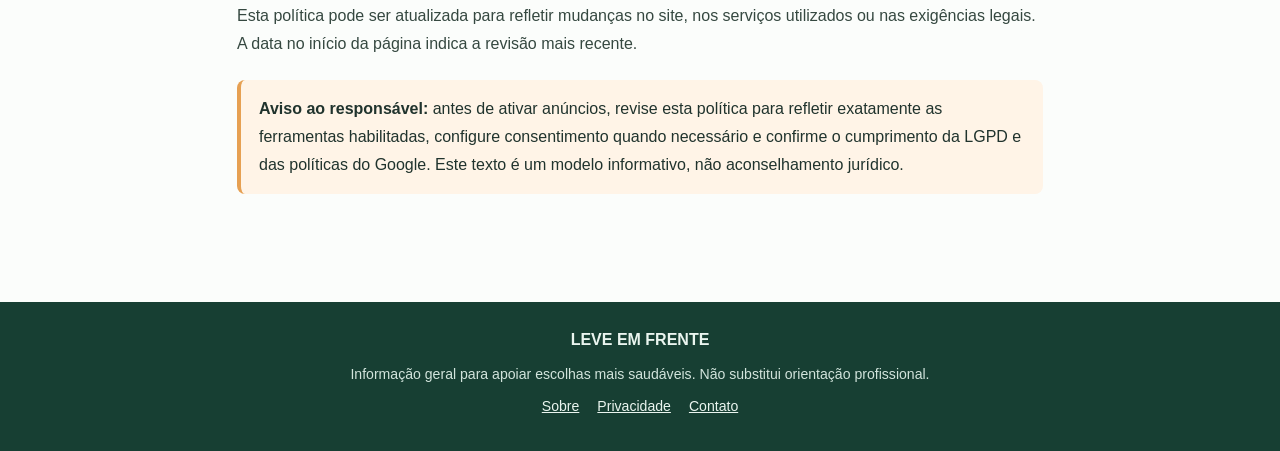
<file: privacidade.html>
<!doctype html><html lang="pt-BR"><head><meta charset="utf-8"><meta name="viewport" content="width=device-width, initial-scale=1"><meta name="description" content="Saiba como o Leve em Frente trata informações de navegação e publicidade."><title>Política de Privacidade | Leve em Frente</title><link rel="stylesheet" href="estilo.css"></head><body><header class="topo"><nav class="nav"><a class="marca" href="index.html">🌿 LEVE EM FRENTE</a><div class="navlinks"><a href="index.html">Início</a><a href="artigos.html">Artigos</a><a href="sobre.html">Sobre</a><a href="contato.html">Contato</a></div></nav></header><main class="conteudo"><h1>Política de Privacidade</h1><p class="meta">Última atualização: 2 de novembro de 2026</p><p>Esta política descreve, em linguagem simples, aspectos de privacidade do site Leve em Frente. Ela deve ser revisada sempre que novos serviços, formulários, métricas ou ferramentas forem adicionados.</p><h2>1. Dados enviados diretamente</h2><p>Atualmente, as páginas deste site são estáticas e não oferecem cadastro, comentários ou formulário próprio. Não solicitamos deliberadamente dados pessoais ou informações de saúde. Se você entrar em contato por e-mail, o conteúdo da mensagem e seu endereço serão tratados para responder à solicitação.</p><h2>2. Hospedagem e registros técnicos</h2><p>O site é hospedado pelo GitHub Pages. A infraestrutura de hospedagem pode processar dados técnicos de acesso, como endereço IP, data e hora da requisição e informações do navegador, de acordo com os termos e políticas do provedor. Consulte a <a href="https://docs.github.com/pt/site-policy/privacy-policies/github-privacy-statement" target="_blank" rel="noopener">Declaração de Privacidade do GitHub</a>.</p><h2>3. Cookies, publicidade e serviços de terceiros</h2><p>No momento, os espaços identificados como “Publicidade” são apenas áreas reservadas e não exibem anúncios reais. Se o Google AdSense ou outro serviço de publicidade for ativado no futuro, fornecedores terceiros poderão usar cookies, identificadores ou tecnologias semelhantes para veicular, limitar, medir e, quando permitido, personalizar anúncios. As práticas dependerão da configuração da conta, da região do visitante e das escolhas de consentimento aplicáveis.</p><p>Quando anúncios forem ativados, esta política deverá ser atualizada com as informações e links exigidos pelo Google e pela legislação aplicável. Para saber como o Google utiliza dados em sites parceiros, consulte <a href="https://policies.google.com/technologies/partner-sites?hl=pt-BR" target="_blank" rel="noopener">Como o Google usa informações de sites ou apps que utilizam seus serviços</a>.</p><h2>4. Preferências de cookies</h2><p>Você pode gerenciar cookies nas configurações do navegador. Bloquear cookies pode afetar algumas funcionalidades de serviços de terceiros. Se ferramentas de publicidade que exigem consentimento forem adicionadas, serão disponibilizados os mecanismos de escolha adequados à região do visitante.</p><h2>5. Links externos</h2><p>O site pode conter links para páginas de órgãos públicos e outros terceiros. Ao acessar esses links, você passa a estar sujeito às políticas dos respectivos sites. Não controlamos suas práticas de privacidade.</p><h2>6. Segurança e retenção</h2><p>Adotamos uma estrutura simples e evitamos solicitar dados pessoais desnecessários. Mensagens recebidas por e-mail serão mantidas apenas pelo tempo necessário para responder e cumprir obrigações aplicáveis, com os cuidados razoáveis de segurança da conta de e-mail utilizada.</p><h2>7. Direitos e contato</h2><p>Para dúvidas ou solicitações relacionadas à privacidade, entre em contato pelo endereço indicado na página <a href="contato.html">Contato</a>. O endereço para contato é johnnybeibe@gmail.com.</p><h2>8. Atualizações</h2><p>Esta política pode ser atualizada para refletir mudanças no site, nos serviços utilizados ou nas exigências legais. A data no início da página indica a revisão mais recente.</p><div class="nota"><strong>Aviso ao responsável:</strong> antes de ativar anúncios, revise esta política para refletir exatamente as ferramentas habilitadas, configure consentimento quando necessário e confirme o cumprimento da LGPD e das políticas do Google. Este texto é um modelo informativo, não aconselhamento jurídico.</div></main><footer class="rodape"><strong>LEVE EM FRENTE</strong><p>Informação geral para apoiar escolhas mais saudáveis. Não substitui orientação profissional.</p><p><a href="sobre.html">Sobre</a><a href="privacidade.html">Privacidade</a><a href="contato.html">Contato</a></p></footer></body></html>
</file>
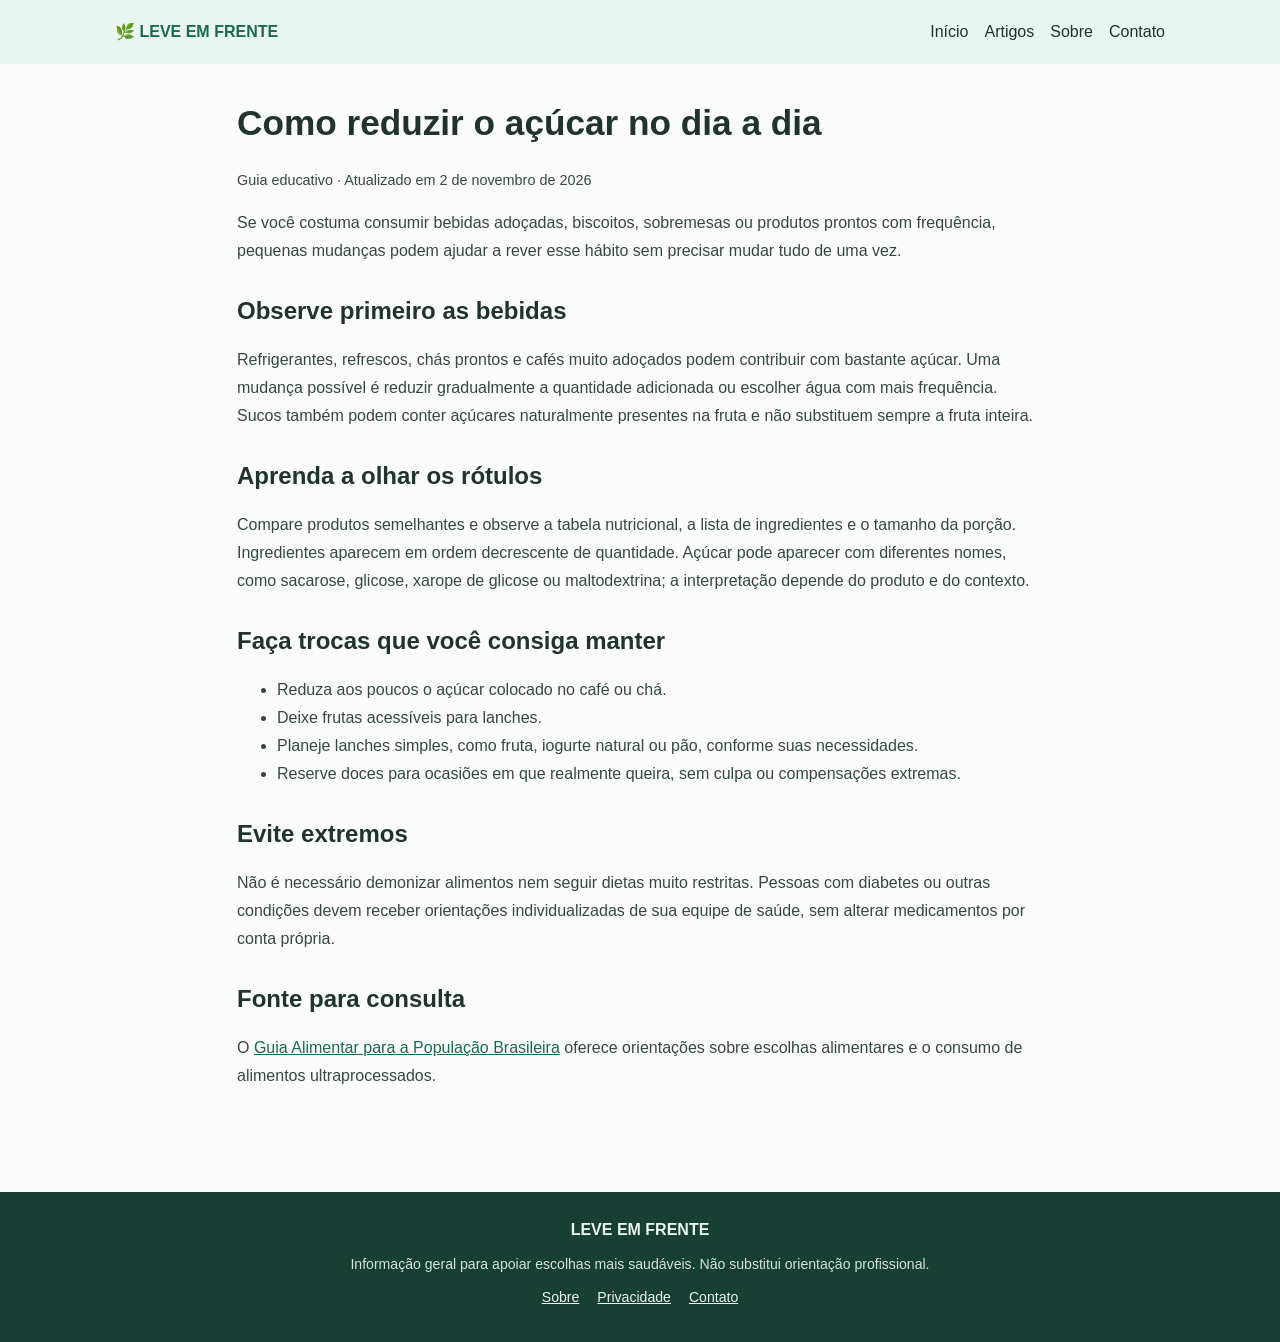
<file: reduzir-acucar.html>
<!doctype html><html lang="pt-BR"><head><meta charset="utf-8"><meta name="viewport" content="width=device-width, initial-scale=1"><meta name="description" content="Estratégias graduais para observar o açúcar em bebidas, lanches e alimentos industrializados."><title>Como reduzir o açúcar no dia a dia | Leve em Frente</title><link rel="stylesheet" href="estilo.css"></head><body><header class="topo"><nav class="nav"><a class="marca" href="index.html">🌿 LEVE EM FRENTE</a><div class="navlinks"><a href="index.html">Início</a><a href="artigos.html">Artigos</a><a href="sobre.html">Sobre</a><a href="contato.html">Contato</a></div></nav></header><main class="conteudo"><h1>Como reduzir o açúcar no dia a dia</h1><p class="meta">Guia educativo · Atualizado em 2 de novembro de 2026</p><p>Se você costuma consumir bebidas adoçadas, biscoitos, sobremesas ou produtos prontos com frequência, pequenas mudanças podem ajudar a rever esse hábito sem precisar mudar tudo de uma vez.</p><h2>Observe primeiro as bebidas</h2><p>Refrigerantes, refrescos, chás prontos e cafés muito adoçados podem contribuir com bastante açúcar. Uma mudança possível é reduzir gradualmente a quantidade adicionada ou escolher água com mais frequência. Sucos também podem conter açúcares naturalmente presentes na fruta e não substituem sempre a fruta inteira.</p><h2>Aprenda a olhar os rótulos</h2><p>Compare produtos semelhantes e observe a tabela nutricional, a lista de ingredientes e o tamanho da porção. Ingredientes aparecem em ordem decrescente de quantidade. Açúcar pode aparecer com diferentes nomes, como sacarose, glicose, xarope de glicose ou maltodextrina; a interpretação depende do produto e do contexto.</p><h2>Faça trocas que você consiga manter</h2><ul><li>Reduza aos poucos o açúcar colocado no café ou chá.</li><li>Deixe frutas acessíveis para lanches.</li><li>Planeje lanches simples, como fruta, iogurte natural ou pão, conforme suas necessidades.</li><li>Reserve doces para ocasiões em que realmente queira, sem culpa ou compensações extremas.</li></ul><h2>Evite extremos</h2><p>Não é necessário demonizar alimentos nem seguir dietas muito restritas. Pessoas com diabetes ou outras condições devem receber orientações individualizadas de sua equipe de saúde, sem alterar medicamentos por conta própria.</p><h2>Fonte para consulta</h2><p>O <a href="https://www.gov.br/saude/pt-br/assuntos/saude-brasil/publicacoes-para-promocao-a-saude/guia_alimentar_populacao_brasileira_2ed.pdf/view" target="_blank" rel="noopener">Guia Alimentar para a População Brasileira</a> oferece orientações sobre escolhas alimentares e o consumo de alimentos ultraprocessados.</p></main><footer class="rodape"><strong>LEVE EM FRENTE</strong><p>Informação geral para apoiar escolhas mais saudáveis. Não substitui orientação profissional.</p><p><a href="sobre.html">Sobre</a><a href="privacidade.html">Privacidade</a><a href="contato.html">Contato</a></p></footer></body></html>
</file>
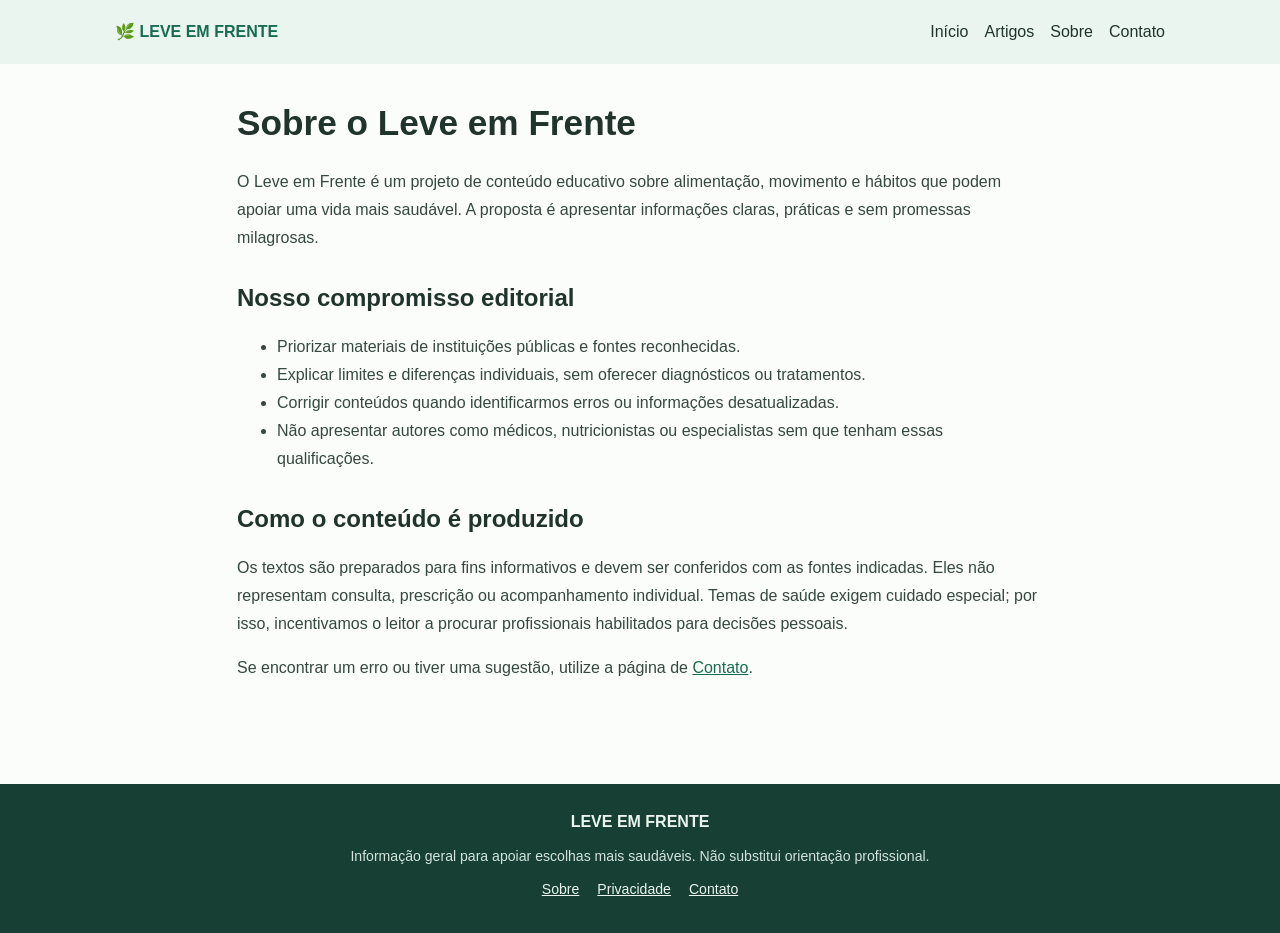
<file: sobre.html>
<!doctype html><html lang="pt-BR"><head><meta charset="utf-8"><meta name="viewport" content="width=device-width, initial-scale=1"><meta name="description" content="Conheça o propósito e os critérios editoriais do Leve em Frente."><title>Sobre | Leve em Frente</title><link rel="stylesheet" href="estilo.css"></head><body><header class="topo"><nav class="nav"><a class="marca" href="index.html">🌿 LEVE EM FRENTE</a><div class="navlinks"><a href="index.html">Início</a><a href="artigos.html">Artigos</a><a href="sobre.html">Sobre</a><a href="contato.html">Contato</a></div></nav></header><main class="conteudo"><h1>Sobre o Leve em Frente</h1><p>O Leve em Frente é um projeto de conteúdo educativo sobre alimentação, movimento e hábitos que podem apoiar uma vida mais saudável. A proposta é apresentar informações claras, práticas e sem promessas milagrosas.</p><h2>Nosso compromisso editorial</h2><ul><li>Priorizar materiais de instituições públicas e fontes reconhecidas.</li><li>Explicar limites e diferenças individuais, sem oferecer diagnósticos ou tratamentos.</li><li>Corrigir conteúdos quando identificarmos erros ou informações desatualizadas.</li><li>Não apresentar autores como médicos, nutricionistas ou especialistas sem que tenham essas qualificações.</li></ul><h2>Como o conteúdo é produzido</h2><p>Os textos são preparados para fins informativos e devem ser conferidos com as fontes indicadas. Eles não representam consulta, prescrição ou acompanhamento individual. Temas de saúde exigem cuidado especial; por isso, incentivamos o leitor a procurar profissionais habilitados para decisões pessoais.</p><p>Se encontrar um erro ou tiver uma sugestão, utilize a página de <a href="contato.html">Contato</a>.</p></main><footer class="rodape"><strong>LEVE EM FRENTE</strong><p>Informação geral para apoiar escolhas mais saudáveis. Não substitui orientação profissional.</p><p><a href="sobre.html">Sobre</a><a href="privacidade.html">Privacidade</a><a href="contato.html">Contato</a></p></footer></body></html>
</file>
<file: estilo.css>
:root{--verde:#176b52;--texto:#20332d;--cinza:#5d6d66;--claro:#eaf5ef;--linha:#e1ebe5}
*{box-sizing:border-box}body{margin:0;font:16px/1.75 Arial,Helvetica,sans-serif;color:var(--texto);background:#fbfdfb}
a{color:var(--verde)}.topo{background:#eaf5ef;padding:18px 6%}.nav{max-width:1050px;margin:auto;display:flex;gap:18px;justify-content:space-between;align-items:center;flex-wrap:wrap}.marca{font-weight:800;color:var(--verde);text-decoration:none}.navlinks{display:flex;gap:16px;flex-wrap:wrap}.navlinks a{color:#20332d;text-decoration:none}.conteudo{max-width:850px;margin:38px auto;padding:0 22px 48px}.conteudo h1{font-size:2.2rem;line-height:1.2}.conteudo h2{margin-top:30px;line-height:1.3}.conteudo p,.conteudo li{color:#354840}.meta{color:#687a71;font-size:.9rem}.nota{background:#fff4e7;border-left:4px solid #e6a052;padding:15px 18px;border-radius:8px;margin:22px 0}.card{display:block;background:#fff;border:1px solid var(--linha);border-radius:14px;padding:18px;margin:14px 0;text-decoration:none;color:inherit}.card h2,.card h3{margin:0 0 7px;color:var(--verde)}.rodape{background:#173f33;color:#eaf5ef;padding:24px 6%;text-align:center}.rodape a{color:#eaf5ef;margin:0 9px}.rodape p{font-size:.88rem;max-width:850px;margin:8px auto;color:#d2e4dc}
</file>
